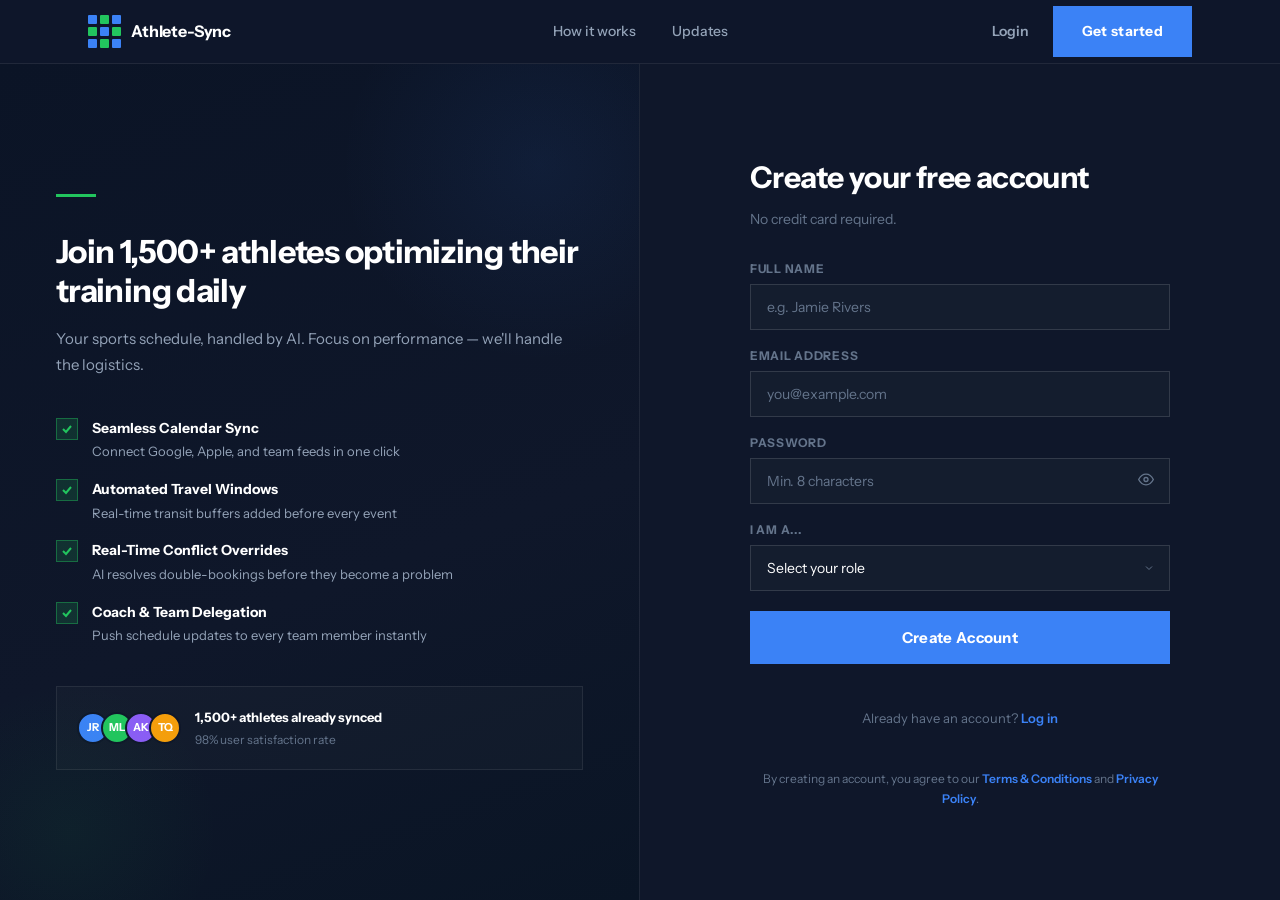
<file: get-started.html>
<!DOCTYPE html>
<html lang="en">
<head>
<meta charset="UTF-8">
<meta name="viewport" content="width=device-width, initial-scale=1.0">
<meta name="description" content="Create your free Athlete-Sync account. Join 1,500+ athletes optimizing their training schedules with AI.">
<title>Get Started | Athlete-Sync</title>
<link rel="stylesheet" href="style.css">
<style>
/* ── GET STARTED PAGE STYLES ── */

body{min-height:100vh;display:flex;flex-direction:column}

.gs-layout{
  display:grid;
  grid-template-columns:1fr 1fr;
  min-height:100vh;
  padding-top:var(--nav-h);
  flex:1;
}

/* Left panel */
.gs-left{
  background:linear-gradient(160deg,#0b1426 0%,#0f172a 60%,#0a1525 100%);
  border-right:1px solid var(--bdr);
  padding:72px 56px;
  display:flex;
  flex-direction:column;
  justify-content:center;
  gap:40px;
  position:relative;
  overflow:hidden;
}
.gs-left::before{
  content:'';position:absolute;top:-100px;right:-100px;
  width:400px;height:400px;
  background:radial-gradient(circle,rgba(59,130,246,.08) 0%,transparent 70%);
  pointer-events:none;
}
.gs-left::after{
  content:'';position:absolute;bottom:-80px;left:-80px;
  width:300px;height:300px;
  background:radial-gradient(circle,rgba(34,197,94,.06) 0%,transparent 70%);
  pointer-events:none;
}
.gs-hero-text{display:flex;flex-direction:column;gap:16px;position:relative}
.gs-hero-text h2{font-size:clamp(22px,2.5vw,32px);font-weight:800;line-height:1.2;letter-spacing:-.02em}
.gs-hero-text p{font-size:15px;color:var(--txt2);line-height:1.7}
.gs-benefits{display:flex;flex-direction:column;gap:16px;position:relative}
.gs-benefit{display:flex;align-items:flex-start;gap:14px}
.gs-check{width:22px;height:22px;background:rgba(34,197,94,.15);border:1px solid rgba(34,197,94,.4);display:flex;align-items:center;justify-content:center;flex-shrink:0;margin-top:1px}
.gs-check svg{width:12px;height:12px}
.gs-benefit-text{display:flex;flex-direction:column;gap:2px}
.gs-benefit-text strong{font-size:14px;font-weight:700;color:#fff}
.gs-benefit-text span{font-size:13px;color:var(--txt2)}
.gs-social-proof{display:flex;align-items:center;gap:14px;padding:20px;border:1px solid var(--bdr);background:rgba(255,255,255,.02);position:relative}
.gs-avatars{display:flex}
.gs-avatar{width:32px;height:32px;border-radius:50%;border:2px solid var(--bg);background:var(--surf);display:flex;align-items:center;justify-content:center;font-size:11px;font-weight:700;margin-left:-8px;color:#fff}
.gs-avatar:first-child{margin-left:0}
.gs-avatar:nth-child(1){background:#3b82f6}
.gs-avatar:nth-child(2){background:#22c55e}
.gs-avatar:nth-child(3){background:#8b5cf6}
.gs-avatar:nth-child(4){background:#f59e0b}
.gs-proof-text{display:flex;flex-direction:column;gap:2px}
.gs-proof-text strong{font-size:13px;font-weight:700;color:#fff}
.gs-proof-text span{font-size:12px;color:var(--txt3)}

/* Right panel */
.gs-right{
  background:var(--bg);
  padding:72px 56px;
  display:flex;
  flex-direction:column;
  justify-content:center;
  gap:0;
}
.gs-form-wrap{max-width:420px;width:100%;margin:0 auto;display:flex;flex-direction:column;gap:28px}
.gs-form-head{display:flex;flex-direction:column;gap:6px}
.gs-form-head h1{font-size:clamp(22px,2.5vw,30px);font-weight:800;letter-spacing:-.02em}
.gs-form-head p{font-size:14px;color:var(--txt3)}
.gs-form{display:flex;flex-direction:column;gap:16px}
.field{display:flex;flex-direction:column;gap:6px}
.field label{font-size:12px;font-weight:700;letter-spacing:.06em;text-transform:uppercase;color:var(--txt3)}
.field input,
.field select{
  width:100%;background:var(--card);border:1px solid var(--bdr2);
  color:#fff;padding:13px 16px;font-family:'Instrument Sans',sans-serif;
  font-size:14px;outline:none;border-radius:0;transition:border-color .2s,background .2s;
  appearance:none;-webkit-appearance:none;
}
.field input::placeholder{color:var(--txt3)}
.field input:focus,
.field select:focus{border-color:var(--blue);background:rgba(59,130,246,.04)}
.field select{background-image:url("data:image/svg+xml,%3Csvg xmlns='http://www.w3.org/2000/svg' width='12' height='12' viewBox='0 0 24 24' fill='none' stroke='%2364748b' stroke-width='2'%3E%3Cpolyline points='6,9 12,15 18,9'/%3E%3C/svg%3E");background-repeat:no-repeat;background-position:right 14px center;padding-right:40px;cursor:pointer}
.field select option{background:#1e293b;color:#fff}
.divider-line{display:flex;align-items:center;gap:16px}
.divider-line::before,.divider-line::after{content:'';flex:1;height:1px;background:var(--bdr)}
.divider-line span{font-size:12px;color:var(--txt3);font-weight:500;white-space:nowrap}
.oauth-row{display:grid;grid-template-columns:1fr 1fr;gap:12px}
.oauth-btn{
  display:flex;align-items:center;justify-content:center;gap:10px;
  padding:12px 16px;background:var(--card);border:1px solid var(--bdr2);
  color:var(--txt2);font-family:'Instrument Sans',sans-serif;font-size:14px;font-weight:600;
  cursor:pointer;transition:border-color .2s,background .2s,color .2s;border-radius:0;
}
.oauth-btn:hover{border-color:var(--bdr2);background:var(--surf);color:#fff}
.oauth-btn svg{flex-shrink:0}
.gs-login-link{text-align:center;font-size:13px;color:var(--txt3)}
.gs-login-link a{color:var(--blue);font-weight:600;transition:color .2s}
.gs-login-link a:hover{color:var(--blue-h)}
.pw-wrap{position:relative}
.pw-wrap input{width:100%;padding-right:44px}
.pw-toggle{position:absolute;right:14px;top:50%;transform:translateY(-50%);background:none;border:none;color:var(--txt3);cursor:pointer;padding:2px;transition:color .2s}
.pw-toggle:hover{color:var(--txt2)}

@media(max-width:900px){
  .gs-layout{grid-template-columns:1fr}
  .gs-left{padding:56px 32px;min-height:auto;border-right:none;border-bottom:1px solid var(--bdr)}
  .gs-right{padding:56px 32px}
}
@media(max-width:480px){
  .gs-left{padding:40px 20px}
  .gs-right{padding:40px 20px}
  .oauth-row{grid-template-columns:1fr}
}
</style>
</head>
<body>

<!-- NAV -->
<nav class="nav">
  <div class="nav-in">
    <a href="./index.html" class="logo">
      <div class="logo-grid" aria-hidden="true">
        <span></span><span></span><span></span>
        <span></span><span></span><span></span>
        <span></span><span></span><span></span>
      </div>
      <span class="logo-txt">Athlete-Sync</span>
    </a>
    <div class="nav-links">
      <a href="./how-it-works.html">How it works</a>
      <a href="./updates.html">Updates</a>
    </div>
    <div class="nav-r" style="display:flex;align-items:center;gap:24px;">
      <a href="./login.html" style="font-size:14px;font-weight:600;color:var(--txt2);transition:color .2s" onmouseover="this.style.color='#fff'" onmouseout="this.style.color='var(--txt2)'">Login</a>
      <a href="./get-started.html" class="btn btn-p btn-sm">Get started</a>
    </div>
    <button class="hmbg" id="hmbg" aria-label="Open menu">
      <span></span><span></span><span></span>
    </button>
  </div>
</nav>
<div class="mob-menu" id="mob-menu">
  <a href="./how-it-works.html">How it works</a>
  <a href="./updates.html">Updates</a>
  <a href="./login.html" style="font-size:16px;font-weight:600;color:var(--txt2);padding:10px 0;border-bottom:1px solid var(--bdr)">Login</a>
  <a href="./get-started.html" class="btn btn-p" style="margin-top:8px">Get started</a>
</div>

<!-- SPLIT LAYOUT -->
<main class="gs-layout">

  <!-- LEFT: VALUE PANEL -->
  <div class="gs-left">
    <div class="gs-hero-text">
      <div class="accent-bar"></div>
      <h2>Join 1,500+ athletes optimizing their training daily</h2>
      <p>Your sports schedule, handled by AI. Focus on performance — we'll handle the logistics.</p>
    </div>

    <div class="gs-benefits">
      <div class="gs-benefit">
        <div class="gs-check"><svg viewBox="0 0 12 12" fill="none" stroke="#22c55e" stroke-width="2"><polyline points="2,6 5,9 10,3"/></svg></div>
        <div class="gs-benefit-text">
          <strong>Seamless Calendar Sync</strong>
          <span>Connect Google, Apple, and team feeds in one click</span>
        </div>
      </div>
      <div class="gs-benefit">
        <div class="gs-check"><svg viewBox="0 0 12 12" fill="none" stroke="#22c55e" stroke-width="2"><polyline points="2,6 5,9 10,3"/></svg></div>
        <div class="gs-benefit-text">
          <strong>Automated Travel Windows</strong>
          <span>Real-time transit buffers added before every event</span>
        </div>
      </div>
      <div class="gs-benefit">
        <div class="gs-check"><svg viewBox="0 0 12 12" fill="none" stroke="#22c55e" stroke-width="2"><polyline points="2,6 5,9 10,3"/></svg></div>
        <div class="gs-benefit-text">
          <strong>Real-Time Conflict Overrides</strong>
          <span>AI resolves double-bookings before they become a problem</span>
        </div>
      </div>
      <div class="gs-benefit">
        <div class="gs-check"><svg viewBox="0 0 12 12" fill="none" stroke="#22c55e" stroke-width="2"><polyline points="2,6 5,9 10,3"/></svg></div>
        <div class="gs-benefit-text">
          <strong>Coach &amp; Team Delegation</strong>
          <span>Push schedule updates to every team member instantly</span>
        </div>
      </div>
    </div>

    <div class="gs-social-proof">
      <div class="gs-avatars">
        <div class="gs-avatar">JR</div>
        <div class="gs-avatar">ML</div>
        <div class="gs-avatar">AK</div>
        <div class="gs-avatar">TQ</div>
      </div>
      <div class="gs-proof-text">
        <strong>1,500+ athletes already synced</strong>
        <span>98% user satisfaction rate</span>
      </div>
    </div>
  </div>

  <!-- RIGHT: SIGNUP FORM -->
  <div class="gs-right">
    <div class="gs-form-wrap">
      <div class="gs-form-head">
        <h1>Create your free account</h1>
        <p>No credit card required.</p>
      </div>

      <form class="gs-form" id="signup-form" onsubmit="handleSignup(event)">
        <div class="field">
          <label for="full-name">Full Name</label>
          <input type="text" id="full-name" name="fullName" placeholder="e.g. Jamie Rivers" autocomplete="name">
        </div>
        <div class="field">
          <label for="email">Email Address</label>
          <input type="email" id="email" name="email" placeholder="you@example.com" autocomplete="email">
        </div>
        <div class="field">
          <label for="password">Password</label>
          <div class="pw-wrap">
            <input type="password" id="password" name="password" placeholder="Min. 8 characters" autocomplete="new-password">
            <button type="button" class="pw-toggle" id="pw-toggle" aria-label="Toggle password">
              <svg id="eye-icon" width="16" height="16" viewBox="0 0 24 24" fill="none" stroke="currentColor" stroke-width="2"><path d="M1 12s4-8 11-8 11 8 11 8-4 8-11 8-11-8-11-8z"/><circle cx="12" cy="12" r="3"/></svg>
            </button>
          </div>
        </div>
        <div class="field">
          <label for="role">I am a...</label>
          <select id="role" name="role">
            <option value="" disabled selected>Select your role</option>
            <option value="athlete">Individual Athlete</option>
            <option value="coach">Coach / Trainer</option>
            <option value="manager">Team Manager / Captain</option>
          </select>
        </div>

        <button type="submit" class="btn btn-p btn-full" id="signup-btn" style="padding:16px;font-size:15px;margin-top:4px">
          Create Account
        </button>
        <p class="form-error" id="form-error" style="display:none;color:#f87171;font-size:13px;margin-top:8px;line-height:1.5"></p>
      </form>

      <p class="gs-login-link" style="margin-top:16px">Already have an account? <a href="./login.html">Log in</a></p>

      <p style="font-size:12px;color:var(--txt3);text-align:center;line-height:1.7;margin-top:12px">By creating an account, you agree to our <a href="./terms.html" style="color:var(--blue);font-weight:600">Terms & Conditions</a> and <a href="./privacy.html" style="color:var(--blue);font-weight:600">Privacy Policy</a>.</p>
    </div>
  </div>

</main>

<script>
  // Hamburger
  const hmbg = document.getElementById('hmbg');
  const mob = document.getElementById('mob-menu');
  hmbg.addEventListener('click', () => {
    mob.classList.toggle('open');
    const spans = hmbg.querySelectorAll('span');
    mob.classList.contains('open')
      ? (spans[0].style.cssText='transform:rotate(45deg) translate(5px,5px)',spans[1].style.opacity='0',spans[2].style.cssText='transform:rotate(-45deg) translate(5px,-5px)')
      : (spans[0].style.cssText='',spans[1].style.opacity='',spans[2].style.cssText='');
  });

  // Password toggle
  const pwToggle = document.getElementById('pw-toggle');
  const pwInput = document.getElementById('password');
  let shown = false;
  pwToggle.addEventListener('click', () => {
    shown = !shown;
    pwInput.type = shown ? 'text' : 'password';
    document.getElementById('eye-icon').innerHTML = shown
      ? '<path d="M17.94 17.94A10.07 10.07 0 0 1 12 20c-7 0-11-8-11-8a18.45 18.45 0 0 1 5.06-5.94M9.9 4.24A9.12 9.12 0 0 1 12 4c7 0 11 8 11 8a18.5 18.5 0 0 1-2.16 3.19m-6.72-1.07a3 3 0 1 1-4.24-4.24"/><line x1="1" y1="1" x2="23" y2="23"/>'
      : '<path d="M1 12s4-8 11-8 11 8 11 8-4 8-11 8-11-8-11-8z"/><circle cx="12" cy="12" r="3"/>';
  });

  // Strict email regex: requires user@domain.tld with a valid TLD of 2+ letters
  const EMAIL_REGEX = /^[a-zA-Z0-9.!#$%&'*+/=?^_`{|}~-]+@[a-zA-Z0-9](?:[a-zA-Z0-9-]{0,61}[a-zA-Z0-9])?(?:\.[a-zA-Z]{2,})+$/;

  function showError(msg) {
    const el = document.getElementById('form-error');
    el.textContent = msg;
    el.style.display = 'block';
  }
  function clearError() {
    const el = document.getElementById('form-error');
    el.textContent = '';
    el.style.display = 'none';
  }

  // Clear error on input
  ['full-name', 'email', 'password', 'role'].forEach(id => {
    const el = document.getElementById(id);
    if (el) el.addEventListener('input', clearError);
  });

  // Form submission handler
  async function handleSignup(e) {
    e.preventDefault();
    clearError();

    const name = document.getElementById('full-name').value.trim();
    const email = document.getElementById('email').value.trim();
    const password = document.getElementById('password').value;
    const role = document.getElementById('role').value;
    const btn = document.getElementById('signup-btn');

    // Validate full name
    if (!name || name.length < 2) {
      showError('Please enter your full name (at least 2 characters).');
      document.getElementById('full-name').focus();
      return;
    }

    // Validate email format with strict TLD check
    if (!email) {
      showError('Please enter your email address.');
      document.getElementById('email').focus();
      return;
    }
    if (!EMAIL_REGEX.test(email)) {
      showError('Please enter a valid email address (e.g. user@domain.com).');
      document.getElementById('email').focus();
      return;
    }

    // Validate password length
    if (!password || password.length < 8) {
      showError('Password must be at least 8 characters long.');
      document.getElementById('password').focus();
      return;
    }

    // Validate role selection
    if (!role) {
      showError('Please select your role.');
      document.getElementById('role').focus();
      return;
    }

    btn.textContent = 'Creating account...';
    btn.disabled = true;
    btn.style.opacity = '0.7';
    btn.style.cursor = 'not-allowed';

    try {
      const formData = new FormData();
      formData.append('full_name', name);
      formData.append('email', email);
      formData.append('password', password);
      formData.append('role', role); // Even if it's not currently stored in the DB, pass it just in case

      const res = await fetch('./process_signup.php', { method: 'POST', body: formData });
      const data = await res.json();

      if (data.status === 'success') {
        btn.textContent = '✓ Account created!';
        btn.style.background = 'var(--green)';
        btn.style.borderColor = 'var(--green)';
        btn.style.opacity = '1';
        setTimeout(() => {
          window.location.href = './dashboard.php';
        }, 600);
      } else {
        showError(data.message || 'Registration failed. Please try again.');
        btn.textContent = 'Create Account';
        btn.disabled = false;
        btn.style.opacity = '1';
        btn.style.cursor = 'pointer';
      }
    } catch (err) {
      showError('Connection error. Please try again later.');
      btn.textContent = 'Create Account';
      btn.disabled = false;
      btn.style.opacity = '1';
      btn.style.cursor = 'pointer';
    }
  }
</script>
</body>
</html>
</file>
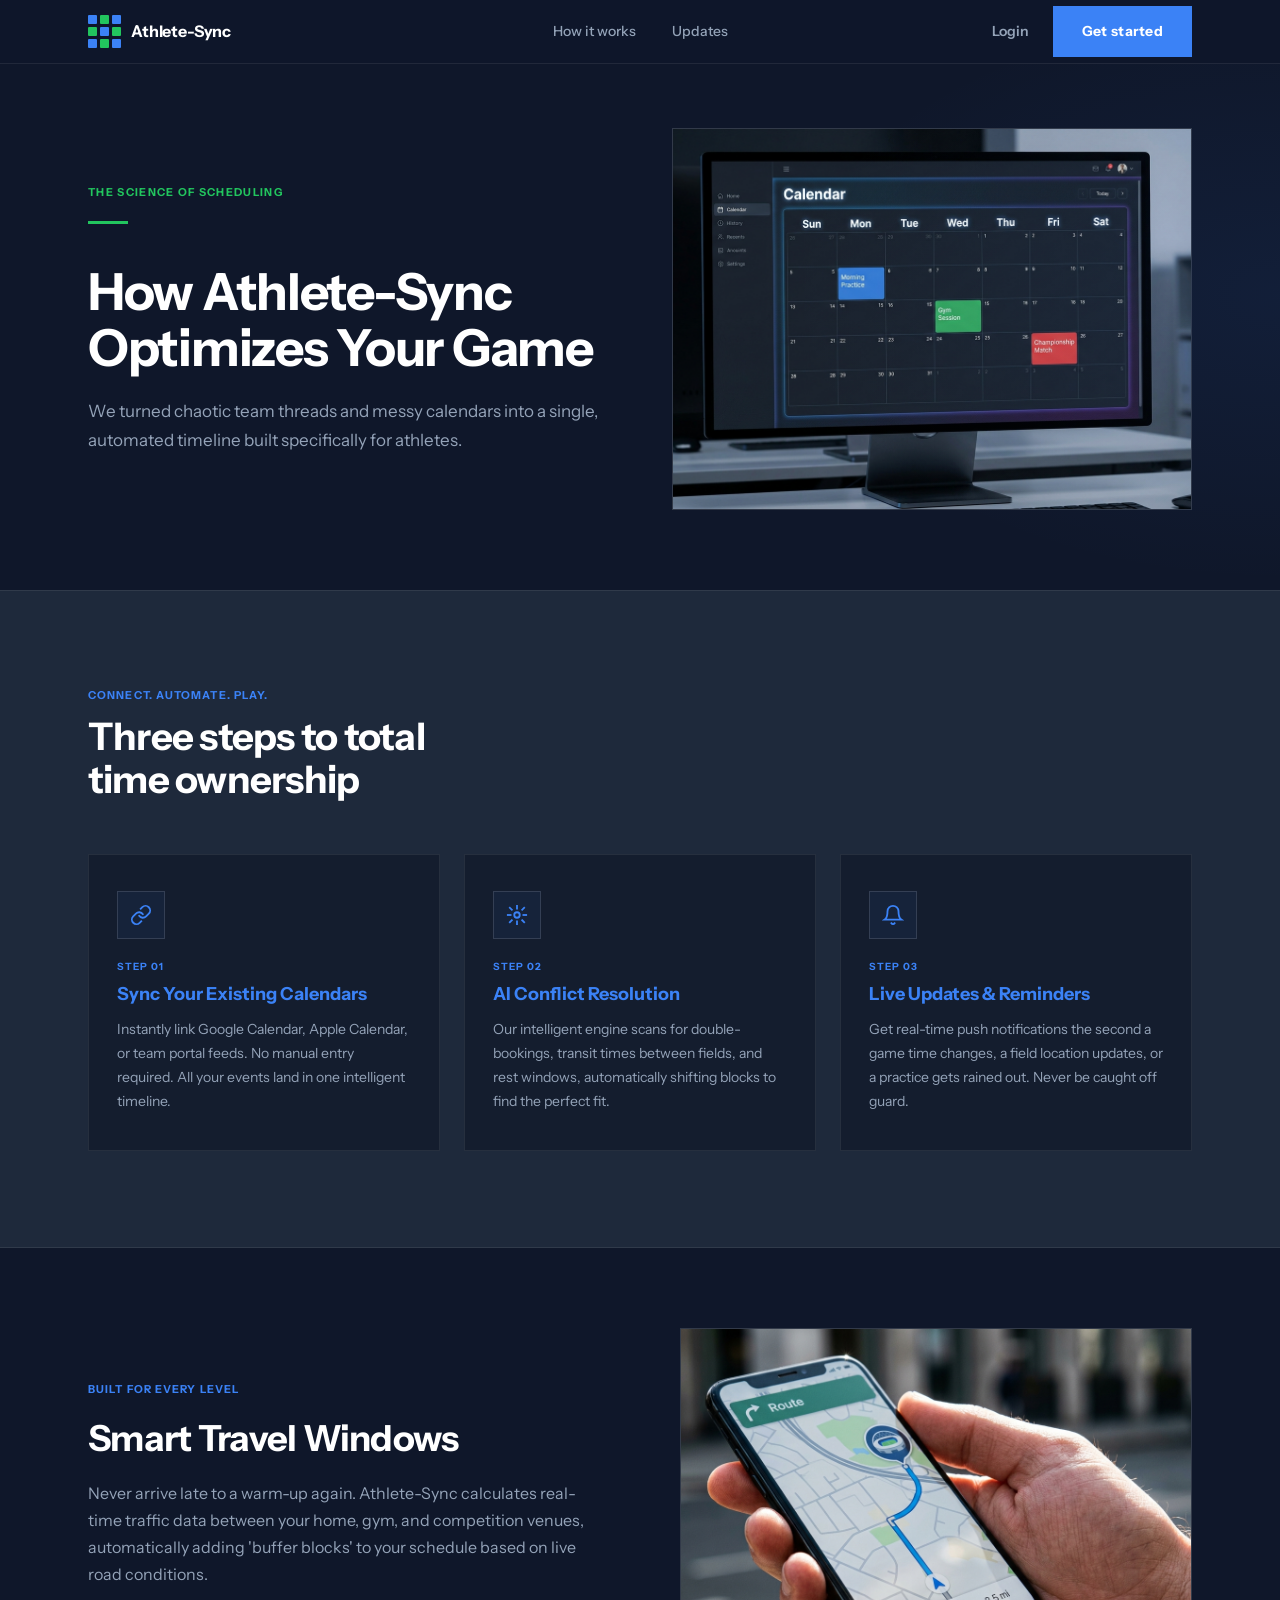
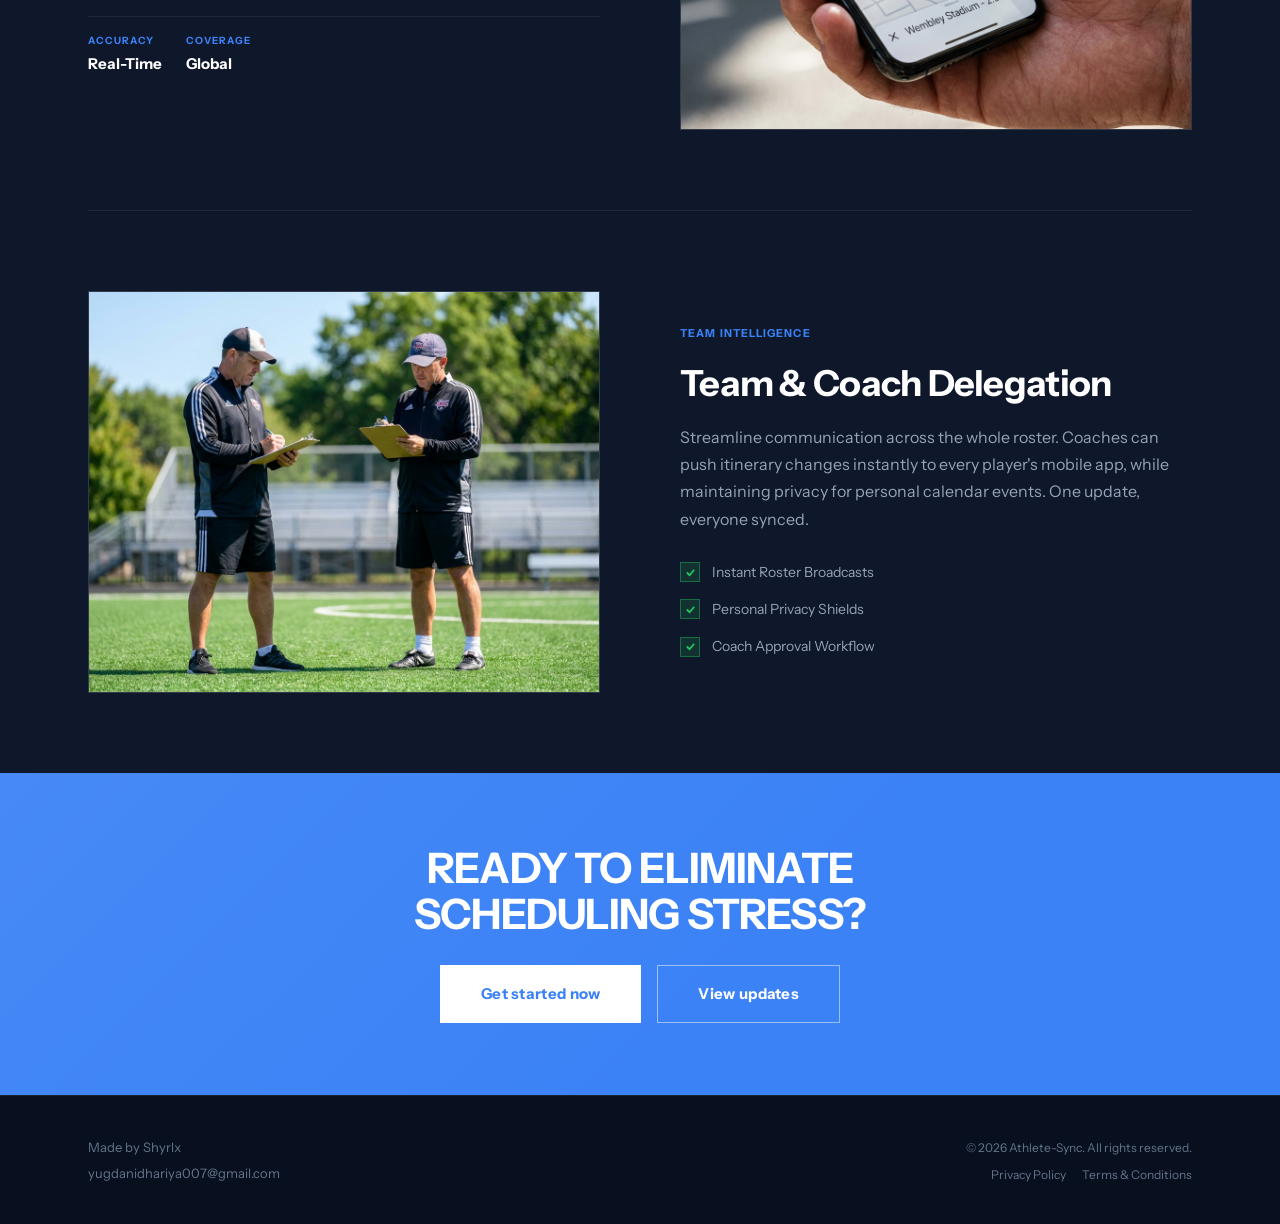
<file: how-it-works.html>
<!DOCTYPE html>
<html lang="en">
<head>
<meta charset="UTF-8">
<meta name="viewport" content="width=device-width, initial-scale=1.0">
<meta name="description" content="Learn how Athlete-Sync's AI scheduling engine works — three steps to total time ownership for athletes.">
<title>How It Works | Athlete-Sync</title>
<link rel="stylesheet" href="style.css">
<style>
/* ── HOW IT WORKS PAGE STYLES ── */

.hiw-hero{padding:calc(var(--nav-h) + 64px) 0 80px;background:var(--bg);position:relative;overflow:hidden}
.hiw-hero::before{content:'';position:absolute;inset:0;background:radial-gradient(ellipse 55% 70% at 100% 50%,rgba(59,130,246,.07) 0%,transparent 70%);pointer-events:none}
.hiw-hero-grid{display:grid;grid-template-columns:1fr 1fr;gap:64px;align-items:center}
.hiw-hero-left{display:flex;flex-direction:column;gap:20px}
.hiw-hero-img{border:1px solid var(--bdr2);overflow:hidden;background:var(--card)}
.hiw-hero-img img{width:100%;height:380px;object-fit:cover}

/* Steps */
.steps-section{background:var(--surf);border-top:1px solid var(--bdr);border-bottom:1px solid var(--bdr)}
.step-icon{width:48px;height:48px;display:flex;align-items:center;justify-content:center;border:1px solid var(--bdr2);margin-bottom:20px;background:rgba(59,130,246,.06)}
.step-num{font-size:10px;font-weight:700;letter-spacing:.1em;text-transform:uppercase;color:var(--blue);margin-bottom:8px}
.step-card{background:var(--card);border:1px solid var(--bdr);padding:36px 28px;display:flex;flex-direction:column;transition:border-color .2s,transform .2s}
.step-card:hover{border-color:var(--bdr2);transform:translateY(-2px)}
.step-card h3{font-size:18px;font-weight:700;color:var(--blue);margin-bottom:12px;line-height:1.3}
.step-card p{font-size:14px;color:var(--txt2);line-height:1.7}

/* Feature alternating rows */
.feature-section{background:var(--bg)}
.feat-row{display:grid;grid-template-columns:1fr 1fr;gap:80px;align-items:center;padding:80px 0;border-bottom:1px solid var(--bdr)}
.feat-row:last-child{border-bottom:none}
.feat-text{display:flex;flex-direction:column;gap:20px}
.feat-text .caps{color:var(--blue)}
.feat-text h2{font-size:clamp(24px,3vw,36px);font-weight:800;line-height:1.15;letter-spacing:-.02em}
.feat-img{border:1px solid var(--bdr2);overflow:hidden;background:var(--card)}
.feat-img img{width:100%;height:400px;object-fit:cover;transition:transform .5s}
.feat-img:hover img{transform:scale(1.03)}
.feat-meta{display:flex;gap:24px;padding-top:16px;border-top:1px solid var(--bdr);margin-top:8px}
.feat-meta-item{display:flex;flex-direction:column;gap:3px}
.feat-meta-item .caps{font-size:10px}
.feat-meta-item strong{font-size:15px;font-weight:700;color:#fff}

/* Middle Banner */
.mid-banner{background:var(--blue);padding:72px 0;position:relative;overflow:hidden}
.mid-banner::before{content:'';position:absolute;inset:0;background:linear-gradient(135deg,rgba(255,255,255,.06) 0%,transparent 60%)}
.mid-banner-in{text-align:center;position:relative;display:flex;flex-direction:column;align-items:center;gap:28px}
.mid-banner h2{font-size:clamp(22px,3.5vw,42px);font-weight:900;letter-spacing:-.02em;line-height:1.1;color:#fff}
.mid-banner-btns{display:flex;gap:16px;flex-wrap:wrap;justify-content:center}
.btn-white{background:#fff;color:var(--blue);border:1.5px solid #fff}
.btn-white:hover{background:rgba(255,255,255,.9);transform:translateY(-1px)}
.btn-ghost-white{background:transparent;color:#fff;border:1.5px solid rgba(255,255,255,.5)}
.btn-ghost-white:hover{border-color:#fff;background:rgba(255,255,255,.08)}

@media(max-width:768px){
  .hiw-hero-grid{grid-template-columns:1fr;gap:36px}
  .hiw-hero-img img{height:280px}
  .feat-row{grid-template-columns:1fr;gap:36px;padding:56px 0}
  .feat-row.rev-mobile .feat-img{order:-1}
  .feat-img img{height:280px}
}
</style>
</head>
<body>

<!-- NAV -->
<nav class="nav">
  <div class="nav-in">
    <a href="./index.html" class="logo">
      <div class="logo-grid" aria-hidden="true">
        <span></span><span></span><span></span>
        <span></span><span></span><span></span>
        <span></span><span></span><span></span>
      </div>
      <span class="logo-txt">Athlete-Sync</span>
    </a>
    <div class="nav-links">
      <a href="./how-it-works.html">How it works</a>
      <a href="./updates.html">Updates</a>
    </div>
    <div class="nav-r" style="display:flex;align-items:center;gap:24px;">
      <a href="./login.html" style="font-size:14px;font-weight:600;color:var(--txt2);transition:color .2s" onmouseover="this.style.color='#fff'" onmouseout="this.style.color='var(--txt2)'">Login</a>
      <a href="./get-started.html" class="btn btn-p btn-sm">Get started</a>
    </div>
    <button class="hmbg" id="hmbg" aria-label="Open menu">
      <span></span><span></span><span></span>
    </button>
  </div>
</nav>
<div class="mob-menu" id="mob-menu">
  <a href="./how-it-works.html">How it works</a>
  <a href="./updates.html">Updates</a>
  <a href="./login.html" style="font-size:16px;font-weight:600;color:var(--txt2);padding:10px 0;border-bottom:1px solid var(--bdr)">Login</a>
  <a href="./get-started.html" class="btn btn-p" style="margin-top:8px">Get started</a>
</div>

<!-- HERO -->
<section class="hiw-hero">
  <div class="wrap">
    <div class="hiw-hero-grid">
      <div class="hiw-hero-left">
        <p class="eye">The Science of Scheduling</p>
        <div class="accent-bar"></div>
        <h1 class="d2">How Athlete-Sync Optimizes Your Game</h1>
        <p class="sub">We turned chaotic team threads and messy calendars into a single, automated timeline built specifically for athletes.</p>
      </div>
      <div class="hiw-hero-img">
        <img src="./images/calendar_dashboard.png" alt="Athlete-Sync calendar dashboard showing October 2024 schedule" loading="eager">
      </div>
    </div>
  </div>
</section>

<!-- 3-STEP GRID -->
<section class="steps-section sec">
  <div class="wrap">
    <div style="margin-bottom:52px">
      <p class="caps" style="color:var(--blue);margin-bottom:10px">Connect. Automate. Play.</p>
      <h2 class="d3">Three steps to total<br>time ownership</h2>
    </div>
    <div class="g3">
      <div class="step-card">
        <div class="step-icon">
          <svg width="22" height="22" viewBox="0 0 24 24" fill="none" stroke="#3b82f6" stroke-width="2" stroke-linecap="square">
            <path d="M10 13a5 5 0 0 0 7.54.54l3-3a5 5 0 0 0-7.07-7.07l-1.72 1.71"/>
            <path d="M14 11a5 5 0 0 0-7.54-.54l-3 3a5 5 0 0 0 7.07 7.07l1.71-1.71"/>
          </svg>
        </div>
        <span class="step-num">Step 01</span>
        <h3>Sync Your Existing Calendars</h3>
        <p>Instantly link Google Calendar, Apple Calendar, or team portal feeds. No manual entry required. All your events land in one intelligent timeline.</p>
      </div>
      <div class="step-card">
        <div class="step-icon">
          <svg width="22" height="22" viewBox="0 0 24 24" fill="none" stroke="#3b82f6" stroke-width="2" stroke-linecap="square">
            <circle cx="12" cy="12" r="3"/><line x1="12" y1="2" x2="12" y2="5"/><line x1="12" y1="19" x2="12" y2="22"/>
            <line x1="4.22" y1="4.22" x2="6.34" y2="6.34"/><line x1="17.66" y1="17.66" x2="19.78" y2="19.78"/>
            <line x1="2" y1="12" x2="5" y2="12"/><line x1="19" y1="12" x2="22" y2="12"/>
            <line x1="4.22" y1="19.78" x2="6.34" y2="17.66"/><line x1="17.66" y1="6.34" x2="19.78" y2="4.22"/>
          </svg>
        </div>
        <span class="step-num">Step 02</span>
        <h3>AI Conflict Resolution</h3>
        <p>Our intelligent engine scans for double-bookings, transit times between fields, and rest windows, automatically shifting blocks to find the perfect fit.</p>
      </div>
      <div class="step-card">
        <div class="step-icon">
          <svg width="22" height="22" viewBox="0 0 24 24" fill="none" stroke="#3b82f6" stroke-width="2" stroke-linecap="square">
            <path d="M18 8A6 6 0 0 0 6 8c0 7-3 9-3 9h18s-3-2-3-9"/>
            <path d="M13.73 21a2 2 0 0 1-3.46 0"/>
          </svg>
        </div>
        <span class="step-num">Step 03</span>
        <h3>Live Updates &amp; Reminders</h3>
        <p>Get real-time push notifications the second a game time changes, a field location updates, or a practice gets rained out. Never be caught off guard.</p>
      </div>
    </div>
  </div>
</section>

<!-- FEATURE ROWS -->
<section class="feature-section">
  <div class="wrap">

    <!-- Row 1: Smart Travel Windows -->
    <div class="feat-row">
      <div class="feat-text">
        <p class="caps">Built for every level</p>
        <h2>Smart Travel Windows</h2>
        <p class="sub" style="font-size:16px">Never arrive late to a warm-up again. Athlete-Sync calculates real-time traffic data between your home, gym, and competition venues, automatically adding 'buffer blocks' to your schedule based on live road conditions.</p>
        <div class="feat-meta">
          <div class="feat-meta-item">
            <span class="caps">Accuracy</span>
            <strong>Real-Time</strong>
          </div>
          <div class="feat-meta-item">
            <span class="caps">Coverage</span>
            <strong>Global</strong>
          </div>
        </div>
      </div>
      <div class="feat-img">
        <img src="./images/phone_map_route.jpg" alt="Phone showing map route to Wembley Stadium" loading="lazy">
      </div>
    </div>

    <!-- Row 2: Team & Coach Delegation -->
    <div class="feat-row rev-mobile">
      <div class="feat-img">
        <img src="./images/sports_ground_coach.jpg" alt="Coach with writing pad on sports ground" loading="lazy">
      </div>
      <div class="feat-text">
        <p class="caps">Team intelligence</p>
        <h2>Team &amp; Coach Delegation</h2>
        <p class="sub" style="font-size:16px">Streamline communication across the whole roster. Coaches can push itinerary changes instantly to every player's mobile app, while maintaining privacy for personal calendar events. One update, everyone synced.</p>
        <ul class="col" style="gap:14px;margin-top:8px">
          <li class="row" style="gap:12px">
            <div class="check-icon"><svg viewBox="0 0 12 12" fill="none" stroke="#22c55e" stroke-width="2"><polyline points="2,6 5,9 10,3"/></svg></div>
            <span class="sm" style="font-size:14px">Instant Roster Broadcasts</span>
          </li>
          <li class="row" style="gap:12px">
            <div class="check-icon"><svg viewBox="0 0 12 12" fill="none" stroke="#22c55e" stroke-width="2"><polyline points="2,6 5,9 10,3"/></svg></div>
            <span class="sm" style="font-size:14px">Personal Privacy Shields</span>
          </li>
          <li class="row" style="gap:12px">
            <div class="check-icon"><svg viewBox="0 0 12 12" fill="none" stroke="#22c55e" stroke-width="2"><polyline points="2,6 5,9 10,3"/></svg></div>
            <span class="sm" style="font-size:14px">Coach Approval Workflow</span>
          </li>
        </ul>
      </div>
    </div>

  </div>
</section>

<!-- MID BANNER -->
<section class="mid-banner">
  <div class="wrap">
    <div class="mid-banner-in">
      <h2>READY TO ELIMINATE<br>SCHEDULING STRESS?</h2>
      <div class="mid-banner-btns">
        <a href="./get-started.html" class="btn btn-white btn-lg">Get started now</a>
        <a href="./updates.html" class="btn btn-ghost-white btn-lg">View updates</a>
      </div>
    </div>
  </div>
</section>

<!-- FOOTER -->
<footer class="footer">
  <div class="foot-in">
    <div class="foot-l">
      <span>Made by Shyrlx</span>
      <span>yugdanidhariya007@gmail.com</span>
    </div>
    <div class="foot-r" style="display:flex;flex-direction:column;align-items:flex-end;gap:8px">
      <span>&copy; 2026 Athlete-Sync. All rights reserved.</span>
      <div style="display:flex;gap:16px">
        <a href="./privacy.html" style="font-size:12px;color:var(--txt3);transition:color .2s" onmouseover="this.style.color='#fff'" onmouseout="this.style.color='var(--txt3)'">Privacy Policy</a>
        <a href="./terms.html" style="font-size:12px;color:var(--txt3);transition:color .2s" onmouseover="this.style.color='#fff'" onmouseout="this.style.color='var(--txt3)'">Terms & Conditions</a>
      </div>
    </div>
  </div>
</footer>

<script>
  const hmbg = document.getElementById('hmbg');
  const mob = document.getElementById('mob-menu');
  hmbg.addEventListener('click', () => {
    mob.classList.toggle('open');
    const spans = hmbg.querySelectorAll('span');
    mob.classList.contains('open')
      ? (spans[0].style.cssText='transform:rotate(45deg) translate(5px,5px)',spans[1].style.opacity='0',spans[2].style.cssText='transform:rotate(-45deg) translate(5px,-5px)')
      : (spans[0].style.cssText='',spans[1].style.opacity='',spans[2].style.cssText='');
  });
</script>
</body>
</html>
</file>
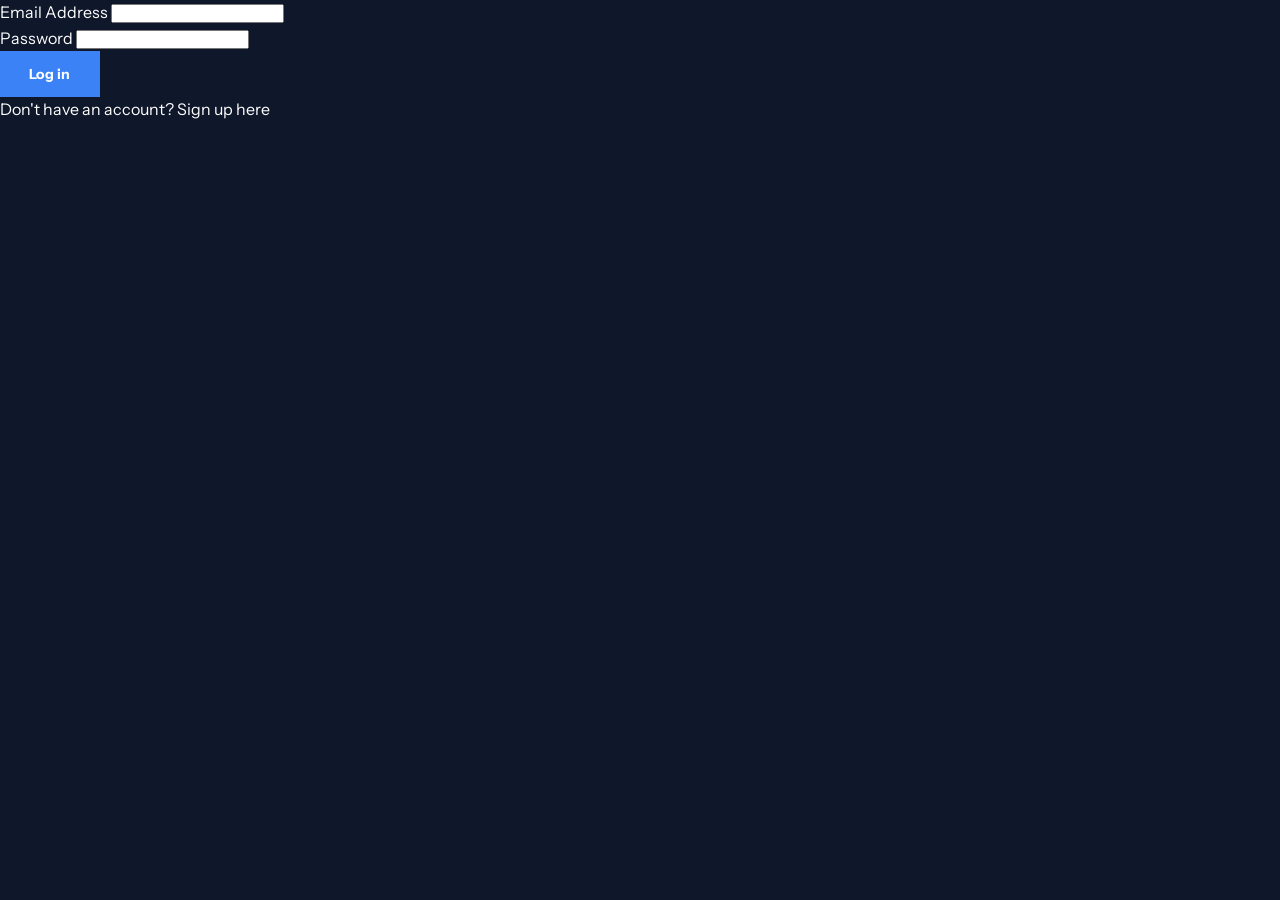
<file: login.html>
<!DOCTYPE html>
<html lang="en">
<head>
  <meta charset="UTF-8">
  <meta name="viewport" content="width=device-width, initial-scale=1.0">
  <title>Log in | Athlete-Sync</title>
  <link rel="stylesheet" href="/css/style.css">
</head>
<body>
<main class="login-layout">
  <div class="login-wrap">
    <form class="gs-form" id="login-form" method="POST" action="process_login.php">
      <div class="field">
        <label>Email Address</label>
        <input type="email" id="email" name="email" required>
      </div>
      <div class="field">
        <label>Password</label>
        <input type="password" id="password" name="password" required>
      </div>
      <button type="submit" class="btn btn-p" id="login-btn">Log in</button>
      <p>Don't have an account? <a href="signup.html">Sign up here</a></p>
      <p id="form-error" style="display:none; color:red;"></p>
    </form>
  </div>
</main>

</body>
</html>
</file>
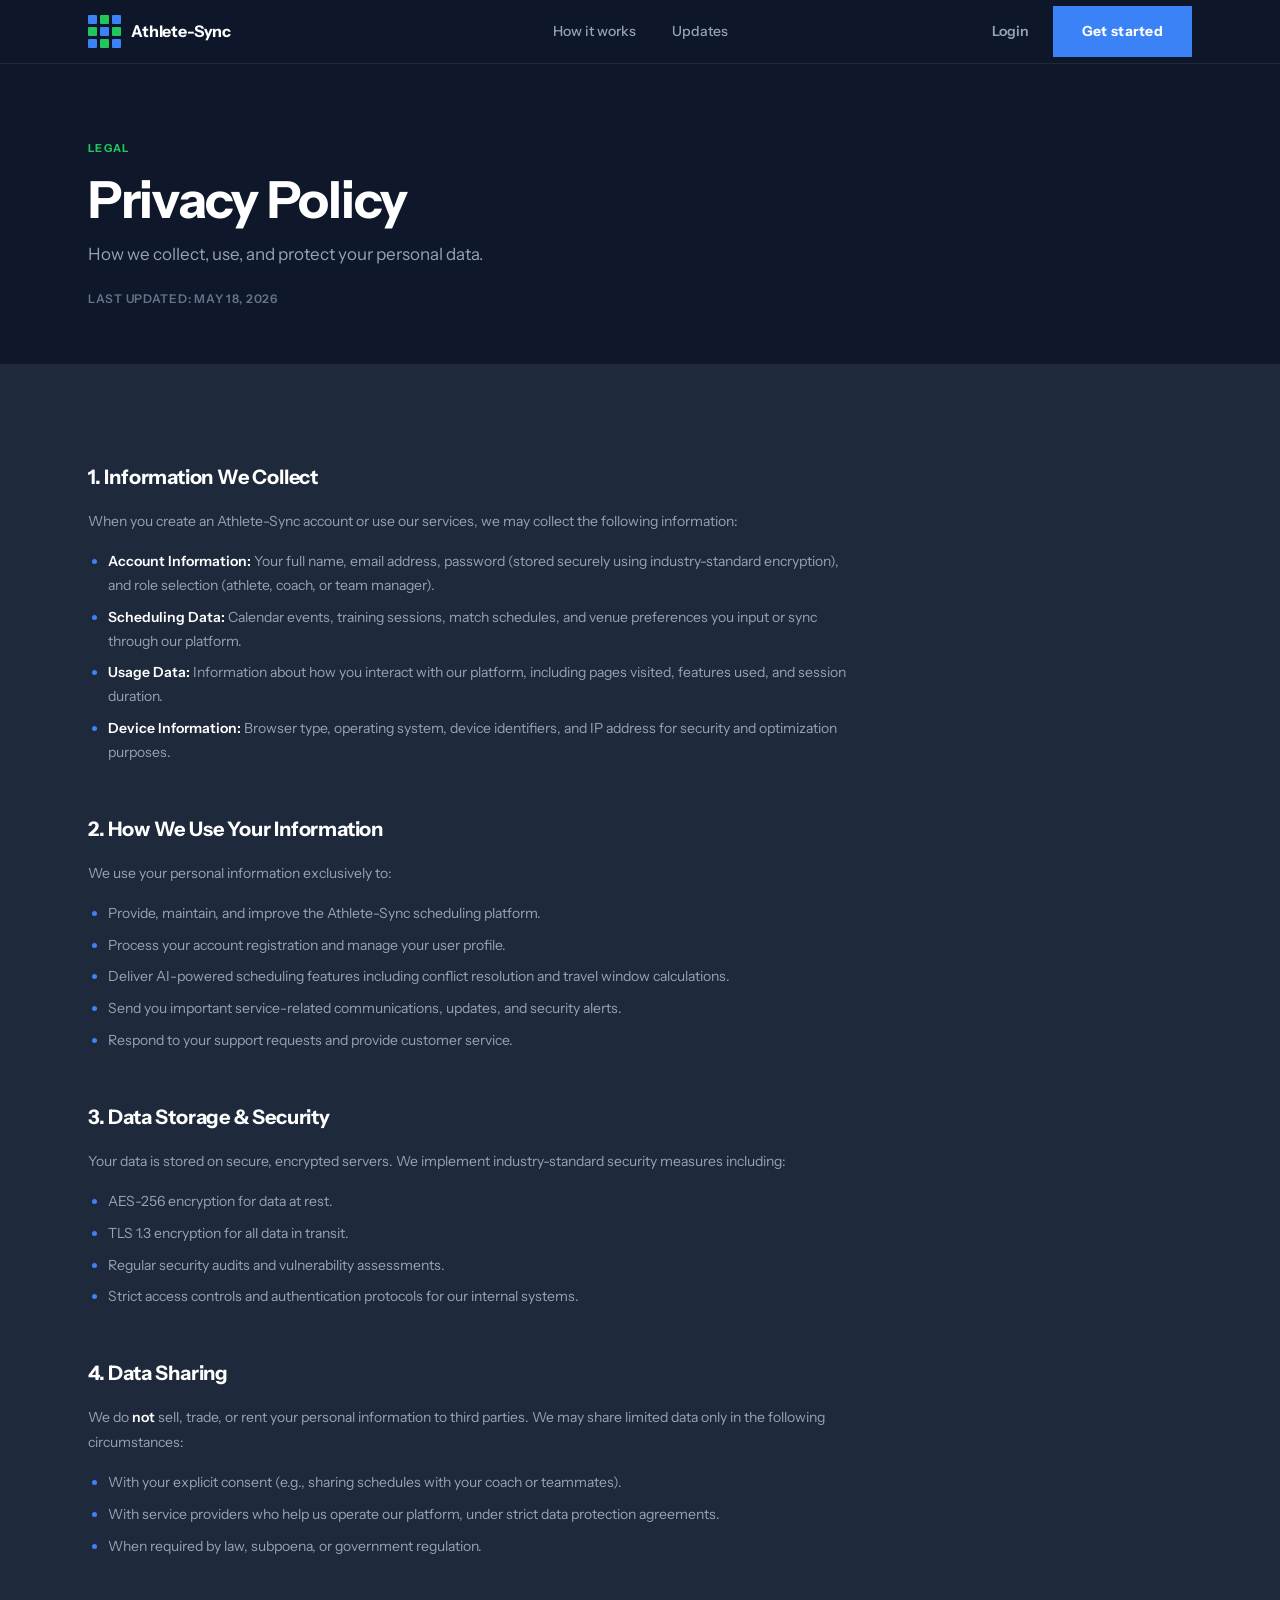
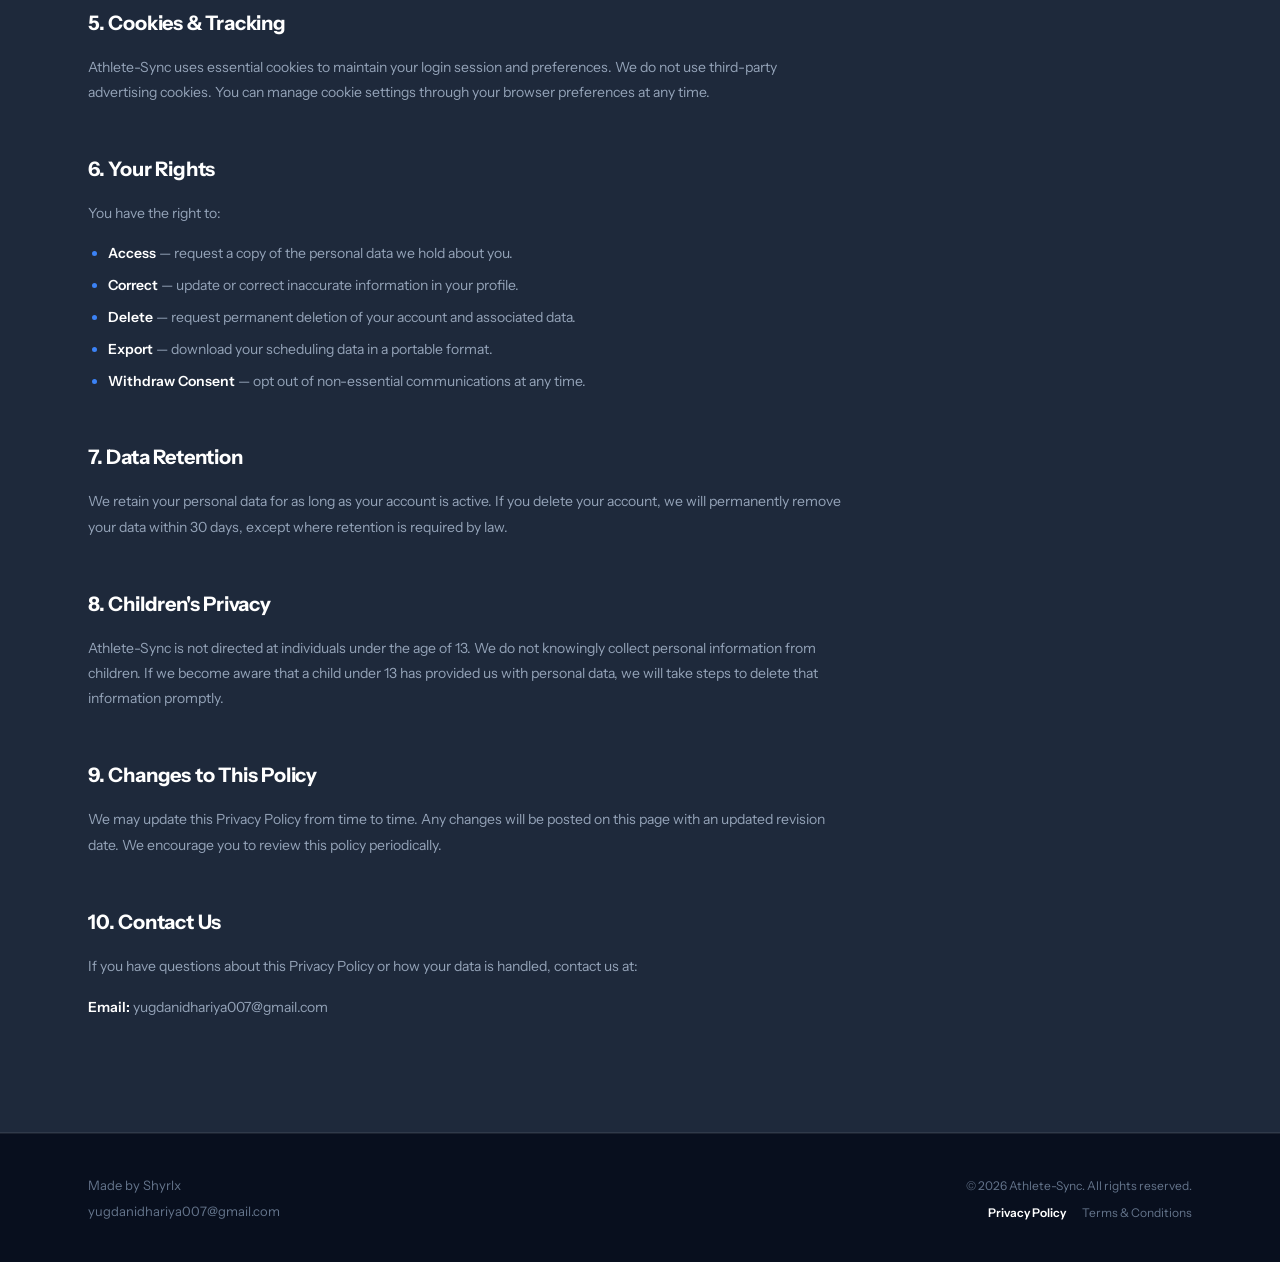
<file: privacy.html>
<!DOCTYPE html>
<html lang="en">
<head>
<meta charset="UTF-8">
<meta name="viewport" content="width=device-width, initial-scale=1.0">
<meta name="description" content="Athlete-Sync Privacy Policy — how we collect, use, and protect your personal data.">
<title>Privacy Policy | Athlete-Sync</title>
<link rel="stylesheet" href="style.css">
<style>
/* ── LEGAL PAGE STYLES ── */

.legal-hero{padding:calc(var(--nav-h) + 64px) 0 56px;background:var(--bg);border-bottom:1px solid var(--bdr)}
.legal-hero h1{margin-top:14px;max-width:600px}
.legal-hero p{margin-top:12px;max-width:520px}
.legal-content{background:var(--surf);padding:var(--sp) 0;border-bottom:1px solid var(--bdr)}
.legal-body{max-width:760px}
.legal-body h2{font-size:20px;font-weight:700;color:#fff;margin:48px 0 16px;letter-spacing:-.01em}
.legal-body h2:first-child{margin-top:0}
.legal-body p{font-size:14px;color:var(--txt2);line-height:1.8;margin-bottom:16px}
.legal-body ul{margin:12px 0 20px 20px;display:flex;flex-direction:column;gap:8px}
.legal-body li{font-size:14px;color:var(--txt2);line-height:1.7;list-style:disc}
.legal-body li::marker{color:var(--blue)}
.legal-body strong{color:#fff;font-weight:600}
.legal-body a{color:var(--blue);font-weight:600;transition:color .2s}
.legal-body a:hover{color:var(--blue-h)}
.legal-updated{font-size:12px;color:var(--txt3);letter-spacing:.06em;text-transform:uppercase;font-weight:600}
</style>
</head>
<body>

<!-- NAV -->
<nav class="nav">
  <div class="nav-in">
    <a href="./index.html" class="logo">
      <div class="logo-grid" aria-hidden="true">
        <span></span><span></span><span></span>
        <span></span><span></span><span></span>
        <span></span><span></span><span></span>
      </div>
      <span class="logo-txt">Athlete-Sync</span>
    </a>
    <div class="nav-links">
      <a href="./how-it-works.html">How it works</a>
      <a href="./updates.html">Updates</a>
    </div>
    <div class="nav-r" style="display:flex;align-items:center;gap:24px;">
      <a href="./login.html" style="font-size:14px;font-weight:600;color:var(--txt2);transition:color .2s" onmouseover="this.style.color='#fff'" onmouseout="this.style.color='var(--txt2)'">Login</a>
      <a href="./get-started.html" class="btn btn-p btn-sm">Get started</a>
    </div>
    <button class="hmbg" id="hmbg" aria-label="Open menu">
      <span></span><span></span><span></span>
    </button>
  </div>
</nav>
<div class="mob-menu" id="mob-menu">
  <a href="./how-it-works.html">How it works</a>
  <a href="./updates.html">Updates</a>
  <a href="./login.html" style="font-size:16px;font-weight:600;color:var(--txt2);padding:10px 0;border-bottom:1px solid var(--bdr)">Login</a>
  <a href="./get-started.html" class="btn btn-p" style="margin-top:8px">Get started</a>
</div>

<!-- HEADER -->
<section class="legal-hero">
  <div class="wrap">
    <p class="eye">Legal</p>
    <h1 class="d2">Privacy Policy</h1>
    <p class="sub">How we collect, use, and protect your personal data.</p>
    <p class="legal-updated" style="margin-top:20px">Last updated: May 18, 2026</p>
  </div>
</section>

<!-- CONTENT -->
<section class="legal-content">
  <div class="wrap">
    <div class="legal-body">

      <h2>1. Information We Collect</h2>
      <p>When you create an Athlete-Sync account or use our services, we may collect the following information:</p>
      <ul>
        <li><strong>Account Information:</strong> Your full name, email address, password (stored securely using industry-standard encryption), and role selection (athlete, coach, or team manager).</li>
        <li><strong>Scheduling Data:</strong> Calendar events, training sessions, match schedules, and venue preferences you input or sync through our platform.</li>
        <li><strong>Usage Data:</strong> Information about how you interact with our platform, including pages visited, features used, and session duration.</li>
        <li><strong>Device Information:</strong> Browser type, operating system, device identifiers, and IP address for security and optimization purposes.</li>
      </ul>

      <h2>2. How We Use Your Information</h2>
      <p>We use your personal information exclusively to:</p>
      <ul>
        <li>Provide, maintain, and improve the Athlete-Sync scheduling platform.</li>
        <li>Process your account registration and manage your user profile.</li>
        <li>Deliver AI-powered scheduling features including conflict resolution and travel window calculations.</li>
        <li>Send you important service-related communications, updates, and security alerts.</li>
        <li>Respond to your support requests and provide customer service.</li>
      </ul>

      <h2>3. Data Storage & Security</h2>
      <p>Your data is stored on secure, encrypted servers. We implement industry-standard security measures including:</p>
      <ul>
        <li>AES-256 encryption for data at rest.</li>
        <li>TLS 1.3 encryption for all data in transit.</li>
        <li>Regular security audits and vulnerability assessments.</li>
        <li>Strict access controls and authentication protocols for our internal systems.</li>
      </ul>

      <h2>4. Data Sharing</h2>
      <p>We do <strong>not</strong> sell, trade, or rent your personal information to third parties. We may share limited data only in the following circumstances:</p>
      <ul>
        <li>With your explicit consent (e.g., sharing schedules with your coach or teammates).</li>
        <li>With service providers who help us operate our platform, under strict data protection agreements.</li>
        <li>When required by law, subpoena, or government regulation.</li>
      </ul>

      <h2>5. Cookies & Tracking</h2>
      <p>Athlete-Sync uses essential cookies to maintain your login session and preferences. We do not use third-party advertising cookies. You can manage cookie settings through your browser preferences at any time.</p>

      <h2>6. Your Rights</h2>
      <p>You have the right to:</p>
      <ul>
        <li><strong>Access</strong> — request a copy of the personal data we hold about you.</li>
        <li><strong>Correct</strong> — update or correct inaccurate information in your profile.</li>
        <li><strong>Delete</strong> — request permanent deletion of your account and associated data.</li>
        <li><strong>Export</strong> — download your scheduling data in a portable format.</li>
        <li><strong>Withdraw Consent</strong> — opt out of non-essential communications at any time.</li>
      </ul>

      <h2>7. Data Retention</h2>
      <p>We retain your personal data for as long as your account is active. If you delete your account, we will permanently remove your data within 30 days, except where retention is required by law.</p>

      <h2>8. Children's Privacy</h2>
      <p>Athlete-Sync is not directed at individuals under the age of 13. We do not knowingly collect personal information from children. If we become aware that a child under 13 has provided us with personal data, we will take steps to delete that information promptly.</p>

      <h2>9. Changes to This Policy</h2>
      <p>We may update this Privacy Policy from time to time. Any changes will be posted on this page with an updated revision date. We encourage you to review this policy periodically.</p>

      <h2>10. Contact Us</h2>
      <p>If you have questions about this Privacy Policy or how your data is handled, contact us at:</p>
      <p><strong>Email:</strong> yugdanidhariya007@gmail.com</p>

    </div>
  </div>
</section>

<!-- FOOTER -->
<footer class="footer">
  <div class="foot-in">
    <div class="foot-l">
      <span>Made by Shyrlx</span>
      <span>yugdanidhariya007@gmail.com</span>
    </div>
    <div class="foot-r" style="display:flex;flex-direction:column;align-items:flex-end;gap:8px">
      <span>&copy; 2026 Athlete-Sync. All rights reserved.</span>
      <div style="display:flex;gap:16px">
        <a href="./privacy.html" style="font-size:12px;color:#fff;font-weight:600;transition:color .2s">Privacy Policy</a>
        <a href="./terms.html" style="font-size:12px;color:var(--txt3);transition:color .2s" onmouseover="this.style.color='#fff'" onmouseout="this.style.color='var(--txt3)'">Terms & Conditions</a>
      </div>
    </div>
  </div>
</footer>

<script>
  const hmbg = document.getElementById('hmbg');
  const mob = document.getElementById('mob-menu');
  hmbg.addEventListener('click', () => {
    mob.classList.toggle('open');
    const spans = hmbg.querySelectorAll('span');
    mob.classList.contains('open')
      ? (spans[0].style.cssText='transform:rotate(45deg) translate(5px,5px)',spans[1].style.opacity='0',spans[2].style.cssText='transform:rotate(-45deg) translate(5px,-5px)')
      : (spans[0].style.cssText='',spans[1].style.opacity='',spans[2].style.cssText='');
  });
</script>
</body>
</html>
</file>
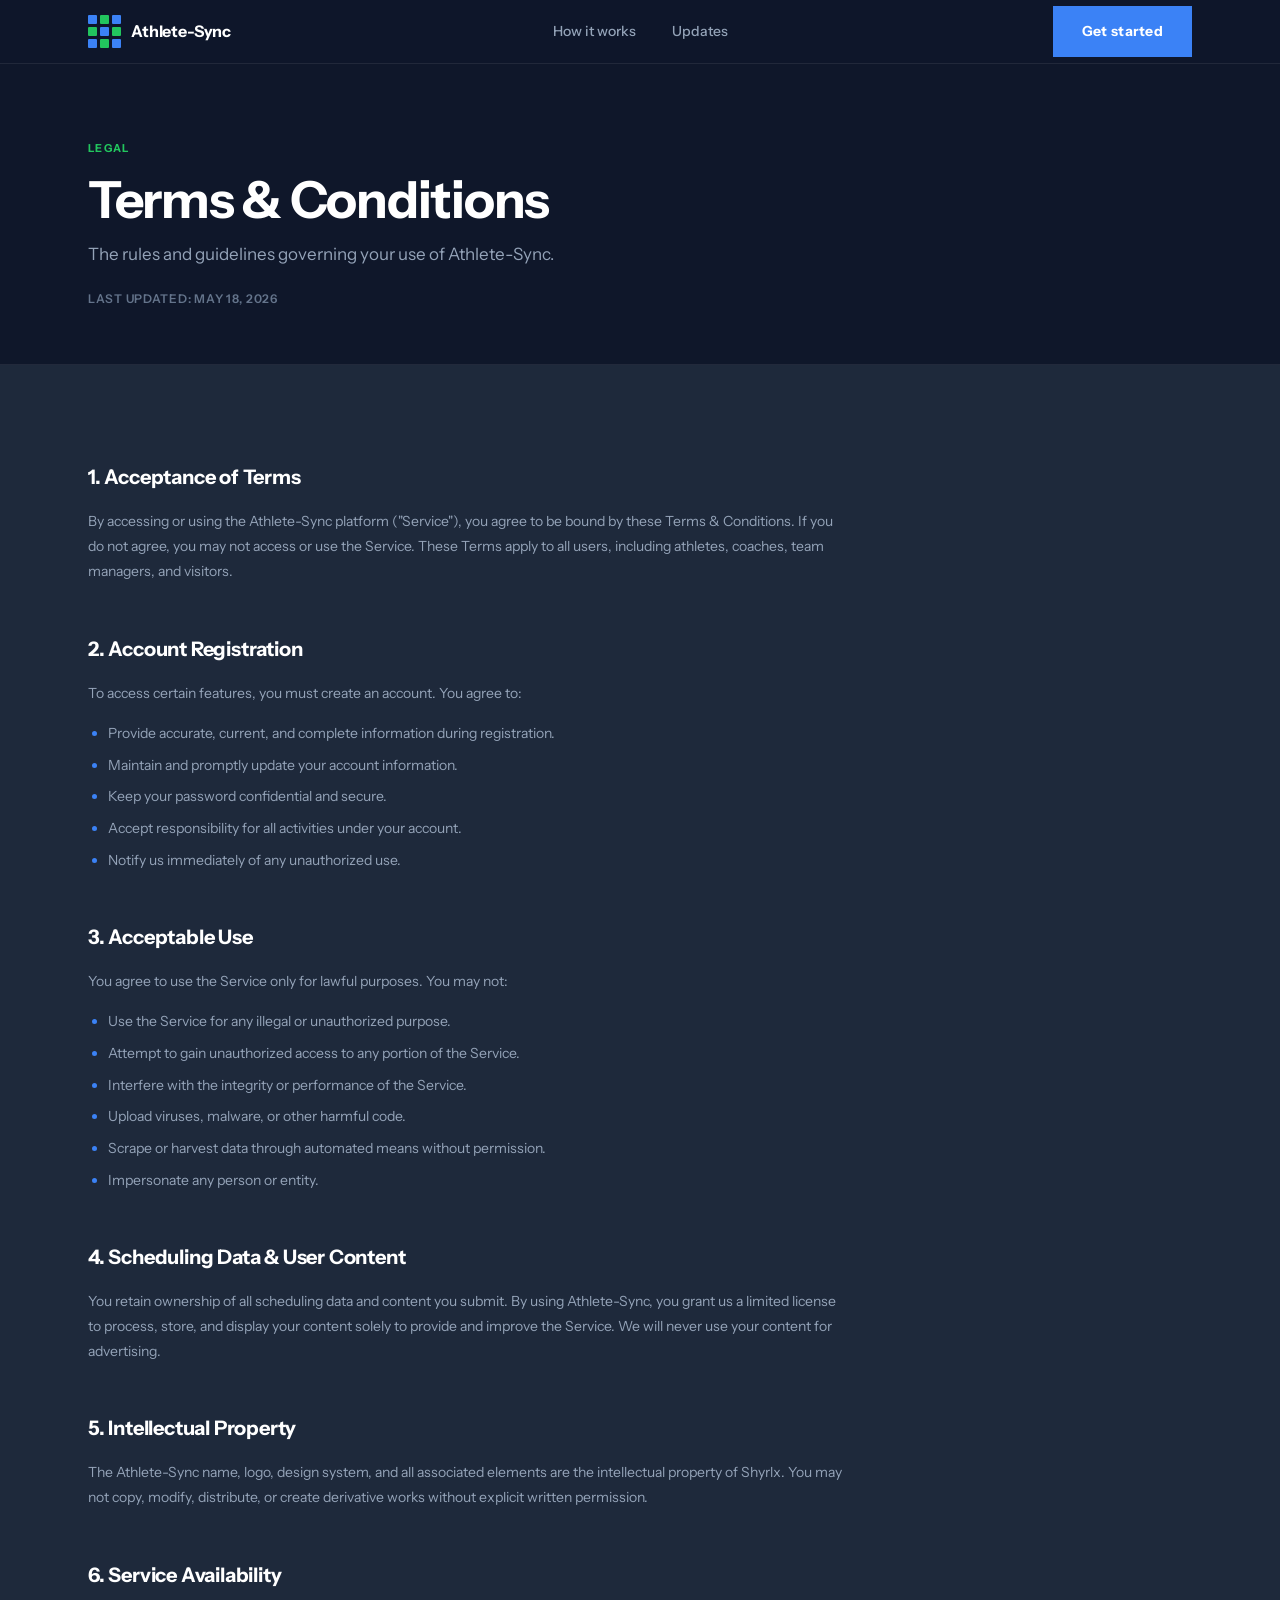
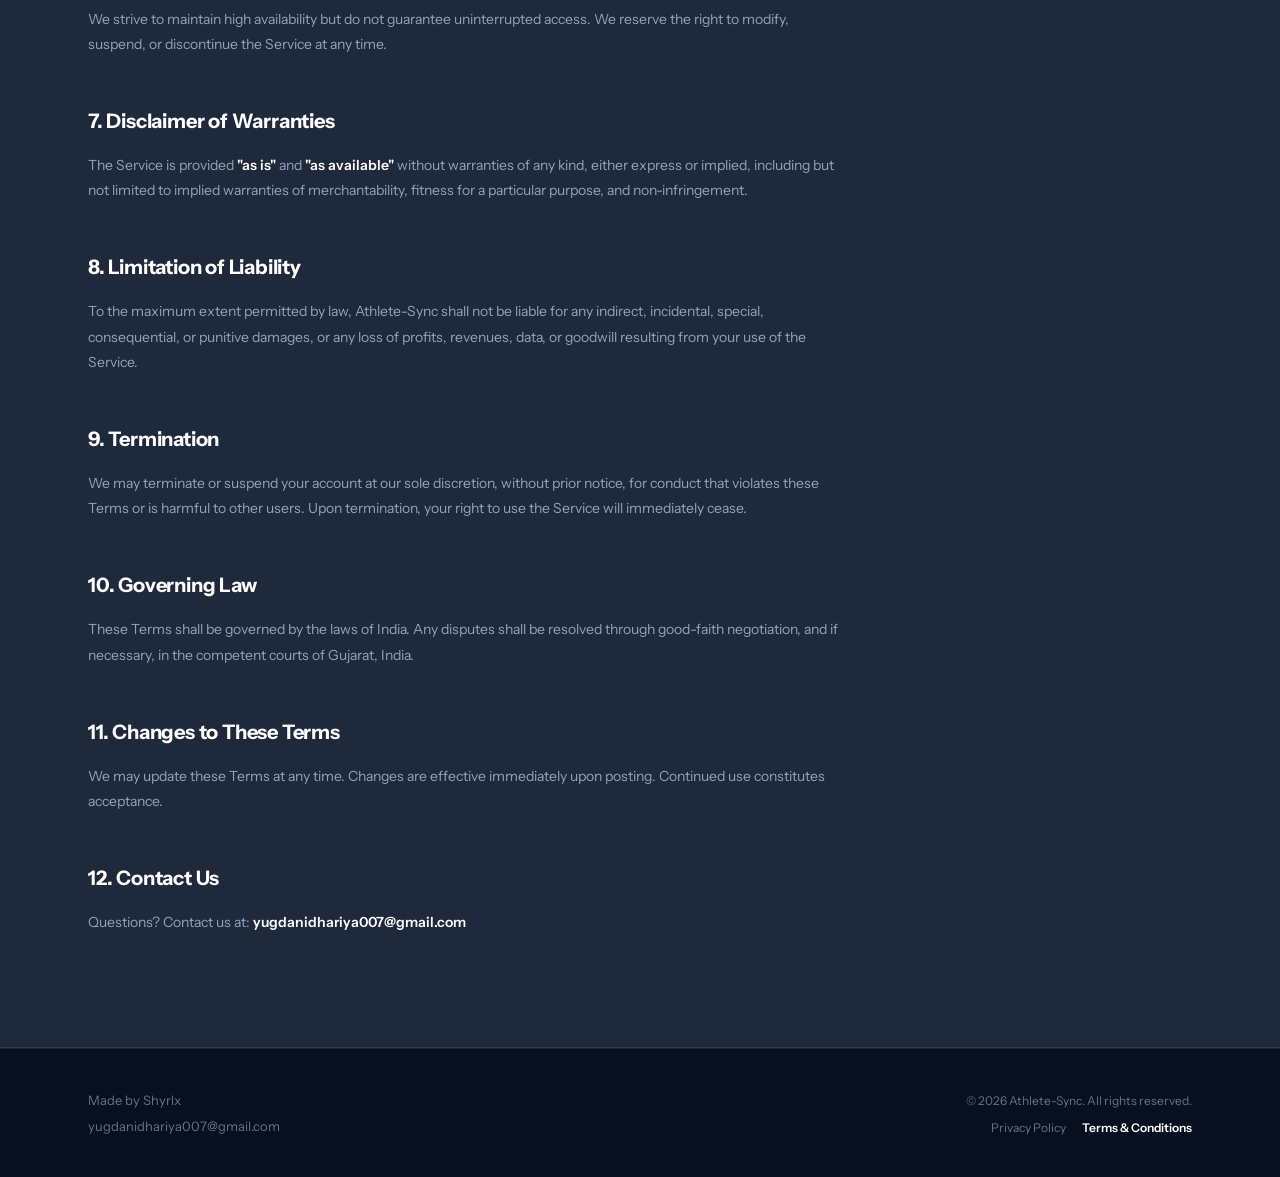
<file: terms.html>
<!DOCTYPE html>
<html lang="en">
<head>
<meta charset="UTF-8">
<meta name="viewport" content="width=device-width, initial-scale=1.0">
<meta name="description" content="Athlete-Sync Terms & Conditions — rules governing your use of our platform.">
<title>Terms & Conditions | Athlete-Sync</title>
<link rel="stylesheet" href="style.css">
<style>
.legal-hero{padding:calc(var(--nav-h) + 64px) 0 56px;background:var(--bg);border-bottom:1px solid var(--bdr)}
.legal-hero h1{margin-top:14px;max-width:600px}
.legal-hero p{margin-top:12px;max-width:520px}
.legal-content{background:var(--surf);padding:var(--sp) 0;border-bottom:1px solid var(--bdr)}
.legal-body{max-width:760px}
.legal-body h2{font-size:20px;font-weight:700;color:#fff;margin:48px 0 16px;letter-spacing:-.01em}
.legal-body h2:first-child{margin-top:0}
.legal-body p{font-size:14px;color:var(--txt2);line-height:1.8;margin-bottom:16px}
.legal-body ul{margin:12px 0 20px 20px;display:flex;flex-direction:column;gap:8px}
.legal-body li{font-size:14px;color:var(--txt2);line-height:1.7;list-style:disc}
.legal-body li::marker{color:var(--blue)}
.legal-body strong{color:#fff;font-weight:600}
.legal-updated{font-size:12px;color:var(--txt3);letter-spacing:.06em;text-transform:uppercase;font-weight:600}
</style>
</head>
<body>

<nav class="nav">
  <div class="nav-in">
    <a href="./index.html" class="logo">
      <div class="logo-grid" aria-hidden="true"><span></span><span></span><span></span><span></span><span></span><span></span><span></span><span></span><span></span></div>
      <span class="logo-txt">Athlete-Sync</span>
    </a>
    <div class="nav-links">
      <a href="./how-it-works.html">How it works</a>
      <a href="./updates.html">Updates</a>
    </div>
    <div class="nav-r"><a href="./get-started.html" class="btn btn-p btn-sm">Get started</a></div>
    <button class="hmbg" id="hmbg" aria-label="Open menu"><span></span><span></span><span></span></button>
  </div>
</nav>
<div class="mob-menu" id="mob-menu">
  <a href="./how-it-works.html">How it works</a>
  <a href="./updates.html">Updates</a>
  <a href="./get-started.html" class="btn btn-p" style="margin-top:8px">Get started</a>
</div>

<section class="legal-hero">
  <div class="wrap">
    <p class="eye">Legal</p>
    <h1 class="d2">Terms & Conditions</h1>
    <p class="sub">The rules and guidelines governing your use of Athlete-Sync.</p>
    <p class="legal-updated" style="margin-top:20px">Last updated: May 18, 2026</p>
  </div>
</section>

<section class="legal-content">
  <div class="wrap">
    <div class="legal-body">

      <h2>1. Acceptance of Terms</h2>
      <p>By accessing or using the Athlete-Sync platform ("Service"), you agree to be bound by these Terms & Conditions. If you do not agree, you may not access or use the Service. These Terms apply to all users, including athletes, coaches, team managers, and visitors.</p>

      <h2>2. Account Registration</h2>
      <p>To access certain features, you must create an account. You agree to:</p>
      <ul>
        <li>Provide accurate, current, and complete information during registration.</li>
        <li>Maintain and promptly update your account information.</li>
        <li>Keep your password confidential and secure.</li>
        <li>Accept responsibility for all activities under your account.</li>
        <li>Notify us immediately of any unauthorized use.</li>
      </ul>

      <h2>3. Acceptable Use</h2>
      <p>You agree to use the Service only for lawful purposes. You may not:</p>
      <ul>
        <li>Use the Service for any illegal or unauthorized purpose.</li>
        <li>Attempt to gain unauthorized access to any portion of the Service.</li>
        <li>Interfere with the integrity or performance of the Service.</li>
        <li>Upload viruses, malware, or other harmful code.</li>
        <li>Scrape or harvest data through automated means without permission.</li>
        <li>Impersonate any person or entity.</li>
      </ul>

      <h2>4. Scheduling Data &amp; User Content</h2>
      <p>You retain ownership of all scheduling data and content you submit. By using Athlete-Sync, you grant us a limited license to process, store, and display your content solely to provide and improve the Service. We will never use your content for advertising.</p>

      <h2>5. Intellectual Property</h2>
      <p>The Athlete-Sync name, logo, design system, and all associated elements are the intellectual property of Shyrlx. You may not copy, modify, distribute, or create derivative works without explicit written permission.</p>

      <h2>6. Service Availability</h2>
      <p>We strive to maintain high availability but do not guarantee uninterrupted access. We reserve the right to modify, suspend, or discontinue the Service at any time.</p>

      <h2>7. Disclaimer of Warranties</h2>
      <p>The Service is provided <strong>"as is"</strong> and <strong>"as available"</strong> without warranties of any kind, either express or implied, including but not limited to implied warranties of merchantability, fitness for a particular purpose, and non-infringement.</p>

      <h2>8. Limitation of Liability</h2>
      <p>To the maximum extent permitted by law, Athlete-Sync shall not be liable for any indirect, incidental, special, consequential, or punitive damages, or any loss of profits, revenues, data, or goodwill resulting from your use of the Service.</p>

      <h2>9. Termination</h2>
      <p>We may terminate or suspend your account at our sole discretion, without prior notice, for conduct that violates these Terms or is harmful to other users. Upon termination, your right to use the Service will immediately cease.</p>

      <h2>10. Governing Law</h2>
      <p>These Terms shall be governed by the laws of India. Any disputes shall be resolved through good-faith negotiation, and if necessary, in the competent courts of Gujarat, India.</p>

      <h2>11. Changes to These Terms</h2>
      <p>We may update these Terms at any time. Changes are effective immediately upon posting. Continued use constitutes acceptance.</p>

      <h2>12. Contact Us</h2>
      <p>Questions? Contact us at: <strong>yugdanidhariya007@gmail.com</strong></p>

    </div>
  </div>
</section>

<footer class="footer">
  <div class="foot-in">
    <div class="foot-l">
      <span>Made by Shyrlx</span>
      <span>yugdanidhariya007@gmail.com</span>
    </div>
    <div class="foot-r" style="display:flex;flex-direction:column;align-items:flex-end;gap:8px">
      <span>&copy; 2026 Athlete-Sync. All rights reserved.</span>
      <div style="display:flex;gap:16px">
        <a href="./privacy.html" style="font-size:12px;color:var(--txt3);transition:color .2s" onmouseover="this.style.color='#fff'" onmouseout="this.style.color='var(--txt3)'">Privacy Policy</a>
        <a href="./terms.html" style="font-size:12px;color:#fff;font-weight:600">Terms & Conditions</a>
      </div>
    </div>
  </div>
</footer>

<script>
  const hmbg=document.getElementById('hmbg'),mob=document.getElementById('mob-menu');
  hmbg.addEventListener('click',()=>{mob.classList.toggle('open');const s=hmbg.querySelectorAll('span');mob.classList.contains('open')?(s[0].style.cssText='transform:rotate(45deg) translate(5px,5px)',s[1].style.opacity='0',s[2].style.cssText='transform:rotate(-45deg) translate(5px,-5px)'):(s[0].style.cssText='',s[1].style.opacity='',s[2].style.cssText='')});
</script>
</body>
</html>
</file>
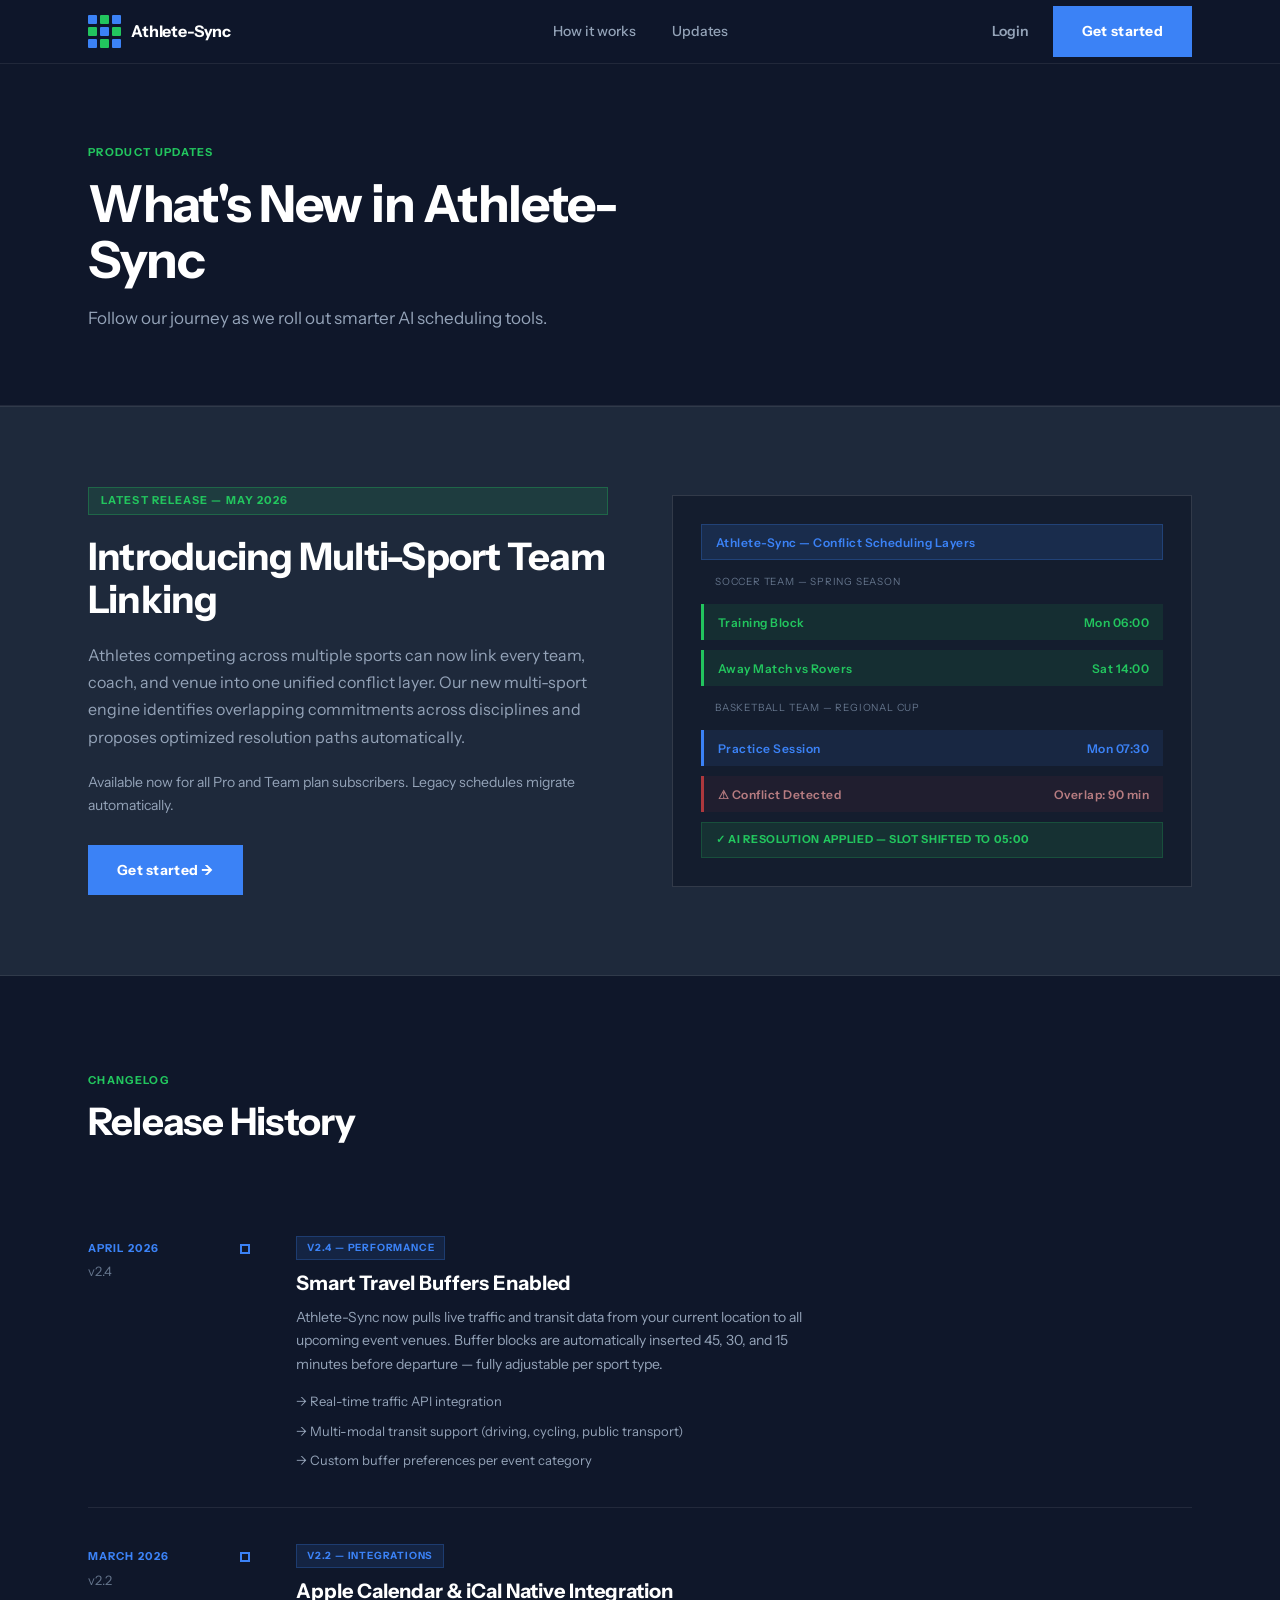
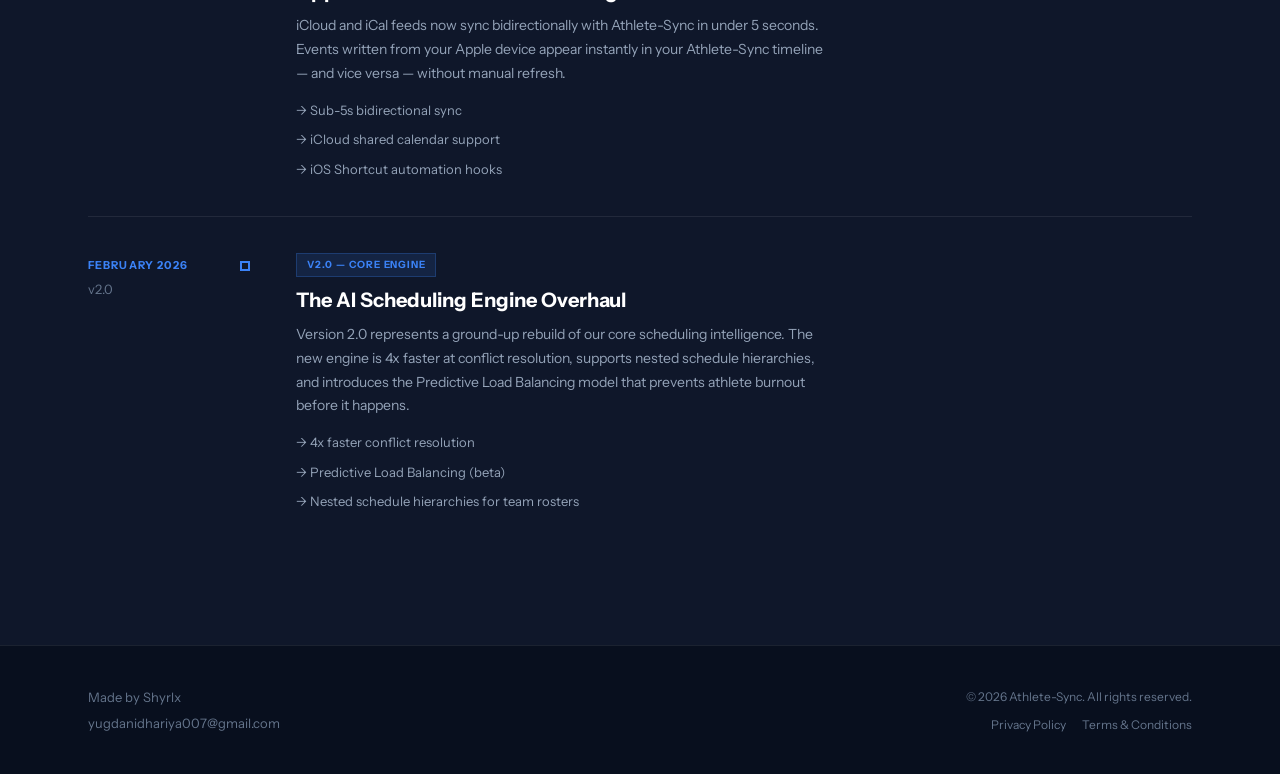
<file: updates.html>
<!DOCTYPE html>
<html lang="en">
<head>
<meta charset="UTF-8">
<meta name="viewport" content="width=device-width, initial-scale=1.0">
<meta name="description" content="What's new in Athlete-Sync — follow our journey as we roll out smarter AI scheduling tools.">
<title>Updates | Athlete-Sync</title>
<link rel="stylesheet" href="style.css">
<style>
/* ── UPDATES PAGE STYLES ── */

.upd-hero{padding:calc(var(--nav-h) + 64px) 0 72px;background:var(--bg);border-bottom:1px solid var(--bdr)}
.upd-hero h1{margin-top:14px;max-width:600px}
.upd-hero p{margin-top:16px;max-width:520px}

/* Spotlight */
.spotlight{background:var(--surf);border-top:1px solid var(--bdr);border-bottom:1px solid var(--bdr);padding:80px 0}
.spot-grid{display:grid;grid-template-columns:1fr 1fr;gap:64px;align-items:center}
.spot-left{display:flex;flex-direction:column;gap:20px}
.spot-right{background:var(--card);border:1px solid var(--bdr2);padding:0;overflow:hidden;min-height:340px;position:relative;display:flex;align-items:center;justify-content:center}
.spot-ui-mock{width:100%;padding:28px;display:flex;flex-direction:column;gap:10px}
.mock-bar{height:36px;border-radius:0;display:flex;align-items:center;padding:0 14px;font-size:12px;font-weight:600;letter-spacing:.04em}
.mock-bar-head{background:rgba(59,130,246,.15);border:1px solid rgba(59,130,246,.25);color:var(--blue)}
.mock-event{background:rgba(34,197,94,.1);border-left:3px solid var(--green);color:var(--green);justify-content:space-between}
.mock-event-2{background:rgba(59,130,246,.1);border-left:3px solid var(--blue);color:var(--blue);justify-content:space-between}
.mock-conflict{background:rgba(239,68,68,.08);border-left:3px solid #ef4444;color:#fca5a5;justify-content:space-between;opacity:.7}
.mock-label{font-size:10px;color:var(--txt3);letter-spacing:.08em;text-transform:uppercase;padding:4px 14px}
.mock-resolve{background:rgba(34,197,94,.12);border:1px solid rgba(34,197,94,.2);color:var(--green);font-size:11px;letter-spacing:.06em;padding:8px 14px;text-transform:uppercase;font-weight:700}

/* Timeline */
.timeline-section{background:var(--bg);padding:var(--sp) 0}
.timeline-header{margin-bottom:56px}
.tl-stack{display:flex;flex-direction:column;gap:0}
.tl-item{display:grid;grid-template-columns:160px 1fr;gap:48px;padding:36px 0;border-bottom:1px solid var(--bdr);position:relative}
.tl-item:last-child{border-bottom:none}
.tl-date{display:flex;flex-direction:column;gap:4px;padding-top:4px}
.tl-month{font-size:11px;font-weight:700;letter-spacing:.1em;text-transform:uppercase;color:var(--blue)}
.tl-year{font-size:13px;color:var(--txt3)}
.tl-dot{position:absolute;left:152px;top:44px;width:10px;height:10px;border:2px solid var(--blue);background:var(--bg)}
.tl-content{display:flex;flex-direction:column;gap:10px}
.tl-tag{display:inline-block;padding:3px 10px;background:rgba(59,130,246,.12);border:1px solid rgba(59,130,246,.25);color:var(--blue);font-size:10px;font-weight:700;letter-spacing:.08em;text-transform:uppercase;width:fit-content}
.tl-title{font-size:20px;font-weight:700;color:#fff;line-height:1.3}
.tl-desc{font-size:14px;color:var(--txt2);line-height:1.7;max-width:540px}

/* Newsletter removed */

@media(max-width:768px){
  .spot-grid{grid-template-columns:1fr;gap:36px}
  .tl-item{grid-template-columns:1fr;gap:12px}
  .tl-dot{display:none}
  .tl-date{flex-direction:row;gap:8px;align-items:center}
}
</style>
</head>
<body>

<!-- NAV -->
<nav class="nav">
  <div class="nav-in">
    <a href="./index.html" class="logo">
      <div class="logo-grid" aria-hidden="true">
        <span></span><span></span><span></span>
        <span></span><span></span><span></span>
        <span></span><span></span><span></span>
      </div>
      <span class="logo-txt">Athlete-Sync</span>
    </a>
    <div class="nav-links">
      <a href="./how-it-works.html">How it works</a>
      <a href="./updates.html">Updates</a>
    </div>
    <div class="nav-r" style="display:flex;align-items:center;gap:24px;">
      <a href="./login.html" style="font-size:14px;font-weight:600;color:var(--txt2);transition:color .2s" onmouseover="this.style.color='#fff'" onmouseout="this.style.color='var(--txt2)'">Login</a>
      <a href="./get-started.html" class="btn btn-p btn-sm">Get started</a>
    </div>
    <button class="hmbg" id="hmbg" aria-label="Open menu">
      <span></span><span></span><span></span>
    </button>
  </div>
</nav>
<div class="mob-menu" id="mob-menu">
  <a href="./how-it-works.html">How it works</a>
  <a href="./updates.html">Updates</a>
  <a href="./login.html" style="font-size:16px;font-weight:600;color:var(--txt2);padding:10px 0;border-bottom:1px solid var(--bdr)">Login</a>
  <a href="./get-started.html" class="btn btn-p" style="margin-top:8px">Get started</a>
</div>

<!-- HEADER -->
<section class="upd-hero">
  <div class="wrap">
    <p class="eye">Product Updates</p>
    <h1 class="d2 upd-hero-h1">What's New in Athlete-Sync</h1>
    <p class="sub">Follow our journey as we roll out smarter AI scheduling tools.</p>
  </div>
</section>

<!-- SPOTLIGHT -->
<section class="spotlight">
  <div class="wrap">
    <div class="spot-grid">
      <div class="spot-left">
        <span class="tag">Latest Release &mdash; May 2026</span>
        <h2 class="d3">Introducing Multi-Sport Team Linking</h2>
        <p class="sub" style="font-size:16px">Athletes competing across multiple sports can now link every team, coach, and venue into one unified conflict layer. Our new multi-sport engine identifies overlapping commitments across disciplines and proposes optimized resolution paths automatically.</p>
        <p class="sm">Available now for all Pro and Team plan subscribers. Legacy schedules migrate automatically.</p>
        <div style="margin-top:8px">
          <a href="./get-started.html" class="btn btn-p">Get started &rarr;</a>
        </div>
      </div>
      <div class="spot-right">
        <div class="spot-ui-mock">
          <div class="mock-bar mock-bar-head">Athlete-Sync &mdash; Conflict Scheduling Layers</div>
          <div class="mock-label">Soccer Team — Spring Season</div>
          <div class="mock-bar mock-event"><span>Training Block</span><span>Mon 06:00</span></div>
          <div class="mock-bar mock-event"><span>Away Match vs Rovers</span><span>Sat 14:00</span></div>
          <div class="mock-label">Basketball Team — Regional Cup</div>
          <div class="mock-bar mock-event-2"><span>Practice Session</span><span>Mon 07:30</span></div>
          <div class="mock-bar mock-conflict"><span>⚠ Conflict Detected</span><span>Overlap: 90 min</span></div>
          <div class="mock-resolve">✓ AI Resolution Applied &mdash; Slot shifted to 05:00</div>
        </div>
      </div>
    </div>
  </div>
</section>

<!-- TIMELINE -->
<section class="timeline-section">
  <div class="wrap">
    <div class="timeline-header">
      <p class="eye" style="margin-bottom:10px">Changelog</p>
      <h2 class="d3">Release History</h2>
    </div>
    <div class="tl-stack">

      <div class="tl-item">
        <div class="tl-date">
          <span class="tl-month">April 2026</span>
          <span class="tl-year">v2.4</span>
        </div>
        <div class="tl-dot"></div>
        <div class="tl-content">
          <span class="tl-tag">v2.4 &mdash; Performance</span>
          <h3 class="tl-title">Smart Travel Buffers Enabled</h3>
          <p class="tl-desc">Athlete-Sync now pulls live traffic and transit data from your current location to all upcoming event venues. Buffer blocks are automatically inserted 45, 30, and 15 minutes before departure — fully adjustable per sport type.</p>
          <ul class="col" style="gap:8px;margin-top:4px">
            <li class="sm" style="font-size:13px">&rarr; Real-time traffic API integration</li>
            <li class="sm" style="font-size:13px">&rarr; Multi-modal transit support (driving, cycling, public transport)</li>
            <li class="sm" style="font-size:13px">&rarr; Custom buffer preferences per event category</li>
          </ul>
        </div>
      </div>

      <div class="tl-item">
        <div class="tl-date">
          <span class="tl-month">March 2026</span>
          <span class="tl-year">v2.2</span>
        </div>
        <div class="tl-dot"></div>
        <div class="tl-content">
          <span class="tl-tag">v2.2 &mdash; Integrations</span>
          <h3 class="tl-title">Apple Calendar &amp; iCal Native Integration</h3>
          <p class="tl-desc">iCloud and iCal feeds now sync bidirectionally with Athlete-Sync in under 5 seconds. Events written from your Apple device appear instantly in your Athlete-Sync timeline — and vice versa — without manual refresh.</p>
          <ul class="col" style="gap:8px;margin-top:4px">
            <li class="sm" style="font-size:13px">&rarr; Sub-5s bidirectional sync</li>
            <li class="sm" style="font-size:13px">&rarr; iCloud shared calendar support</li>
            <li class="sm" style="font-size:13px">&rarr; iOS Shortcut automation hooks</li>
          </ul>
        </div>
      </div>

      <div class="tl-item">
        <div class="tl-date">
          <span class="tl-month">February 2026</span>
          <span class="tl-year">v2.0</span>
        </div>
        <div class="tl-dot"></div>
        <div class="tl-content">
          <span class="tl-tag">v2.0 &mdash; Core Engine</span>
          <h3 class="tl-title">The AI Scheduling Engine Overhaul</h3>
          <p class="tl-desc">Version 2.0 represents a ground-up rebuild of our core scheduling intelligence. The new engine is 4x faster at conflict resolution, supports nested schedule hierarchies, and introduces the Predictive Load Balancing model that prevents athlete burnout before it happens.</p>
          <ul class="col" style="gap:8px;margin-top:4px">
            <li class="sm" style="font-size:13px">&rarr; 4x faster conflict resolution</li>
            <li class="sm" style="font-size:13px">&rarr; Predictive Load Balancing (beta)</li>
            <li class="sm" style="font-size:13px">&rarr; Nested schedule hierarchies for team rosters</li>
          </ul>
        </div>
      </div>

    </div>
  </div>
</section>

<!-- Newsletter section removed -->

<!-- FOOTER -->
<footer class="footer">
  <div class="foot-in">
    <div class="foot-l">
      <span>Made by Shyrlx</span>
      <span>yugdanidhariya007@gmail.com</span>
    </div>
    <div class="foot-r" style="display:flex;flex-direction:column;align-items:flex-end;gap:8px">
      <span>&copy; 2026 Athlete-Sync. All rights reserved.</span>
      <div style="display:flex;gap:16px">
        <a href="./privacy.html" style="font-size:12px;color:var(--txt3);transition:color .2s" onmouseover="this.style.color='#fff'" onmouseout="this.style.color='var(--txt3)'">Privacy Policy</a>
        <a href="./terms.html" style="font-size:12px;color:var(--txt3);transition:color .2s" onmouseover="this.style.color='#fff'" onmouseout="this.style.color='var(--txt3)'">Terms & Conditions</a>
      </div>
    </div>
  </div>
</footer>

<script>
  const hmbg = document.getElementById('hmbg');
  const mob = document.getElementById('mob-menu');
  hmbg.addEventListener('click', () => {
    mob.classList.toggle('open');
    const spans = hmbg.querySelectorAll('span');
    mob.classList.contains('open')
      ? (spans[0].style.cssText='transform:rotate(45deg) translate(5px,5px)',spans[1].style.opacity='0',spans[2].style.cssText='transform:rotate(-45deg) translate(5px,-5px)')
      : (spans[0].style.cssText='',spans[1].style.opacity='',spans[2].style.cssText='');
  });
</script>
</body>
</html>
</file>
<file: style.css>
@import url('https://fonts.googleapis.com/css2?family=Instrument+Sans:ital,wdth,wght@0,75..100,400..700;1,75..100,400..700&display=swap');

*,*::before,*::after{box-sizing:border-box;margin:0;padding:0}
html{scroll-behavior:smooth}
body{font-family:'Instrument Sans',sans-serif;background:#0f172a;color:#fff;line-height:1.6;-webkit-font-smoothing:antialiased}
img{display:block;max-width:100%}
a{text-decoration:none;color:inherit}
button{cursor:pointer;font-family:inherit}
ul{list-style:none}

:root{
  --bg:#0f172a;--surf:#1e293b;--card:#141d2e;--elev:#080f1e;
  --bdr:rgba(255,255,255,.08);--bdr2:rgba(255,255,255,.13);
  --txt:#fff;--txt2:#94a3b8;--txt3:#64748b;
  --blue:#3b82f6;--green:#22c55e;
  --blue-h:#60a5fa;--green-h:#4ade80;
  --nav-h:64px;--mw:1200px;--sp:96px;
}

/* Layout */
.wrap{max-width:var(--mw);margin:0 auto;padding:0 48px}
.sec{padding:var(--sp) 0}
.g2{display:grid;grid-template-columns:1fr 1fr;gap:64px;align-items:center}
.g3{display:grid;grid-template-columns:repeat(3,1fr);gap:24px}
.g4{display:grid;grid-template-columns:repeat(4,1fr);gap:16px}
.tc{text-align:center}
.col{display:flex;flex-direction:column}
.row{display:flex;align-items:center}
.between{justify-content:space-between}
.center{justify-content:center}

/* Typography */
.eye{font-size:11px;font-weight:700;letter-spacing:.12em;text-transform:uppercase;color:var(--green)}
.d1{font-size:clamp(40px,6vw,72px);font-weight:800;line-height:1.05;letter-spacing:-.03em}
.d2{font-size:clamp(30px,4vw,52px);font-weight:800;line-height:1.1;letter-spacing:-.025em}
.d3{font-size:clamp(24px,3vw,38px);font-weight:700;line-height:1.15;letter-spacing:-.02em}
.h4{font-size:clamp(18px,2vw,24px);font-weight:700;line-height:1.3}
.sub{font-size:17px;color:var(--txt2);line-height:1.7}
.sm{font-size:14px;color:var(--txt2);line-height:1.65}
.caps{font-size:11px;font-weight:700;letter-spacing:.1em;text-transform:uppercase;color:var(--txt3)}
.stat{font-size:clamp(44px,6vw,68px);font-weight:900;letter-spacing:-.04em;line-height:1}

/* Buttons */
.btn{display:inline-flex;align-items:center;gap:8px;padding:13px 28px;font-family:inherit;font-size:14px;font-weight:700;letter-spacing:.02em;border:none;border-radius:0;transition:all .2s;white-space:nowrap}
.btn-p{background:var(--blue);color:#fff;border:1.5px solid var(--blue)}
.btn-p:hover{background:var(--blue-h);border-color:var(--blue-h);transform:translateY(-1px)}
.btn-o{background:transparent;color:#fff;border:1.5px solid rgba(255,255,255,.25)}
.btn-o:hover{border-color:rgba(255,255,255,.6);background:rgba(255,255,255,.04)}
.btn-lg{padding:16px 40px;font-size:15px}
.btn-full{width:100%;justify-content:center}

/* Nav */
.nav{position:fixed;top:0;left:0;right:0;z-index:100;height:var(--nav-h);background:rgba(15,23,42,.93);backdrop-filter:blur(12px);border-bottom:1px solid var(--bdr)}
.nav-in{display:grid;grid-template-columns:1fr auto 1fr;align-items:center;height:100%;max-width:var(--mw);margin:0 auto;padding:0 48px}
.logo{display:flex;align-items:center;gap:10px}
.logo-grid{width:33px;height:33px;display:grid;grid-template-columns:repeat(3,1fr);gap:3px}
.logo-grid span{display:block;border-radius:1px;transition:background .2s}
.logo-grid span:nth-child(odd){background:var(--blue)}
.logo-grid span:nth-child(even){background:var(--green)}
.logo-txt{font-size:16px;font-weight:700;letter-spacing:-.01em}
.nav-links{display:flex;align-items:center;gap:36px}
.nav-links a{font-size:14px;font-weight:500;color:var(--txt2);transition:color .2s;position:relative}
.nav-links a::after{content:'';position:absolute;bottom:-4px;left:0;width:0;height:1.5px;background:var(--blue);transition:width .2s}
.nav-links a:hover,.nav-links a.active{color:#fff}
.nav-links a:hover::after,.nav-links a.active::after{width:100%}
.nav-r{display:flex;justify-content:flex-end}
.hmbg{display:none;flex-direction:column;gap:5px;background:none;border:none;padding:4px;cursor:pointer}
.hmbg span{display:block;width:22px;height:2px;background:#fff;transition:all .3s}
.mob-menu{display:none;position:fixed;top:var(--nav-h);left:0;right:0;background:rgba(8,15,30,.98);backdrop-filter:blur(16px);border-bottom:1px solid var(--bdr);padding:24px 24px 32px;flex-direction:column;gap:20px;z-index:99}
.mob-menu.open{display:flex}
.mob-menu a{font-size:16px;font-weight:600;color:var(--txt2);padding:10px 0;border-bottom:1px solid var(--bdr)}
.mob-menu a:hover{color:#fff}

/* Cards */
.card{background:var(--card);border:1px solid var(--bdr);padding:32px;transition:border-color .2s,transform .2s}
.card:hover{border-color:var(--bdr2);transform:translateY(-2px)}

/* Footer */
.footer{background:var(--elev);border-top:1px solid var(--bdr);padding:40px 0}
.foot-in{max-width:var(--mw);margin:0 auto;padding:0 48px;display:flex;align-items:flex-end;justify-content:space-between}
.foot-l{display:flex;flex-direction:column;gap:4px}
.foot-l span{font-size:13px;color:var(--txt3);line-height:1.7}
.foot-r{font-size:12px;color:var(--txt3)}

/* Misc */
.tag{display:inline-block;padding:4px 12px;background:rgba(34,197,94,.12);border:1px solid rgba(34,197,94,.3);color:var(--green);font-size:11px;font-weight:700;letter-spacing:.1em;text-transform:uppercase}
.check-icon{width:20px;height:20px;background:rgba(34,197,94,.15);border:1px solid rgba(34,197,94,.4);display:flex;align-items:center;justify-content:center;flex-shrink:0}
.check-icon svg{width:11px;height:11px}
.accent-bar{width:40px;height:3px;background:var(--green);margin-bottom:20px}
.page-top{padding-top:var(--nav-h)}

/* Responsive */
@media(max-width:768px){
  .wrap{padding:0 20px}
  .nav-in{grid-template-columns:1fr auto;padding:0 20px}
  .nav-links,.nav-r .btn{display:none}
  .hmbg{display:flex}
  .g2{grid-template-columns:1fr;gap:32px}
  .g3{grid-template-columns:1fr;gap:16px}
  .g4{grid-template-columns:1fr 1fr;gap:12px}
  .foot-in{flex-direction:column;align-items:flex-start;gap:16px;padding:0 20px}
  :root{--sp:56px}
}
@media(max-width:480px){
  .g4{grid-template-columns:1fr}
}
</file>
<file: css/style.css>
@import url('https://fonts.googleapis.com/css2?family=Instrument+Sans:ital,wdth,wght@0,75..100,400..700;1,75..100,400..700&display=swap');

*,*::before,*::after{box-sizing:border-box;margin:0;padding:0}
html{scroll-behavior:smooth}
body{font-family:'Instrument Sans',sans-serif;background:#0f172a;color:#fff;line-height:1.6;-webkit-font-smoothing:antialiased}
img{display:block;max-width:100%}
a{text-decoration:none;color:inherit}
button{cursor:pointer;font-family:inherit}
ul{list-style:none}

:root{
  --bg:#0f172a;--surf:#1e293b;--card:#141d2e;--elev:#080f1e;
  --bdr:rgba(255,255,255,.08);--bdr2:rgba(255,255,255,.13);
  --txt:#fff;--txt2:#94a3b8;--txt3:#64748b;
  --blue:#3b82f6;--green:#22c55e;
  --blue-h:#60a5fa;--green-h:#4ade80;
  --nav-h:64px;--mw:1200px;--sp:96px;
}

/* Layout */
.wrap{max-width:var(--mw);margin:0 auto;padding:0 48px}
.sec{padding:var(--sp) 0}
.g2{display:grid;grid-template-columns:1fr 1fr;gap:64px;align-items:center}
.g3{display:grid;grid-template-columns:repeat(3,1fr);gap:24px}
.g4{display:grid;grid-template-columns:repeat(4,1fr);gap:16px}
.tc{text-align:center}
.col{display:flex;flex-direction:column}
.row{display:flex;align-items:center}
.between{justify-content:space-between}
.center{justify-content:center}

/* Typography */
.eye{font-size:11px;font-weight:700;letter-spacing:.12em;text-transform:uppercase;color:var(--green)}
.d1{font-size:clamp(40px,6vw,72px);font-weight:800;line-height:1.05;letter-spacing:-.03em}
.d2{font-size:clamp(30px,4vw,52px);font-weight:800;line-height:1.1;letter-spacing:-.025em}
.d3{font-size:clamp(24px,3vw,38px);font-weight:700;line-height:1.15;letter-spacing:-.02em}
.h4{font-size:clamp(18px,2vw,24px);font-weight:700;line-height:1.3}
.sub{font-size:17px;color:var(--txt2);line-height:1.7}
.sm{font-size:14px;color:var(--txt2);line-height:1.65}
.caps{font-size:11px;font-weight:700;letter-spacing:.1em;text-transform:uppercase;color:var(--txt3)}
.stat{font-size:clamp(44px,6vw,68px);font-weight:900;letter-spacing:-.04em;line-height:1}

/* Buttons */
.btn{display:inline-flex;align-items:center;gap:8px;padding:13px 28px;font-family:inherit;font-size:14px;font-weight:700;letter-spacing:.02em;border:none;border-radius:0;transition:all .2s;white-space:nowrap}
.btn-p{background:var(--blue);color:#fff;border:1.5px solid var(--blue)}
.btn-p:hover{background:var(--blue-h);border-color:var(--blue-h);transform:translateY(-1px)}
.btn-o{background:transparent;color:#fff;border:1.5px solid rgba(255,255,255,.25)}
.btn-o:hover{border-color:rgba(255,255,255,.6);background:rgba(255,255,255,.04)}
.btn-lg{padding:16px 40px;font-size:15px}
.btn-full{width:100%;justify-content:center}

/* Nav */
.nav{position:fixed;top:0;left:0;right:0;z-index:100;height:var(--nav-h);background:rgba(15,23,42,.93);backdrop-filter:blur(12px);border-bottom:1px solid var(--bdr)}
.nav-in{display:grid;grid-template-columns:1fr auto 1fr;align-items:center;height:100%;max-width:var(--mw);margin:0 auto;padding:0 48px}
.logo{display:flex;align-items:center;gap:10px}
.logo-grid{width:33px;height:33px;display:grid;grid-template-columns:repeat(3,1fr);gap:3px}
.logo-grid span{display:block;border-radius:1px;transition:background .2s}
.logo-grid span:nth-child(odd){background:var(--blue)}
.logo-grid span:nth-child(even){background:var(--green)}
.logo-txt{font-size:16px;font-weight:700;letter-spacing:-.01em}
.nav-links{display:flex;align-items:center;gap:36px}
.nav-links a{font-size:14px;font-weight:500;color:var(--txt2);transition:color .2s;position:relative}
.nav-links a::after{content:'';position:absolute;bottom:-4px;left:0;width:0;height:1.5px;background:var(--blue);transition:width .2s}
.nav-links a:hover,.nav-links a.active{color:#fff}
.nav-links a:hover::after,.nav-links a.active::after{width:100%}
.nav-r{display:flex;justify-content:flex-end}
.hmbg{display:none;flex-direction:column;gap:5px;background:none;border:none;padding:4px;cursor:pointer}
.hmbg span{display:block;width:22px;height:2px;background:#fff;transition:all .3s}
.mob-menu{display:none;position:fixed;top:var(--nav-h);left:0;right:0;background:rgba(8,15,30,.98);backdrop-filter:blur(16px);border-bottom:1px solid var(--bdr);padding:24px 24px 32px;flex-direction:column;gap:20px;z-index:99}
.mob-menu.open{display:flex}
.mob-menu a{font-size:16px;font-weight:600;color:var(--txt2);padding:10px 0;border-bottom:1px solid var(--bdr)}
.mob-menu a:hover{color:#fff}

/* Cards */
.card{background:var(--card);border:1px solid var(--bdr);padding:32px;transition:border-color .2s,transform .2s}
.card:hover{border-color:var(--bdr2);transform:translateY(-2px)}

/* Footer */
.footer{background:var(--elev);border-top:1px solid var(--bdr);padding:40px 0}
.foot-in{max-width:var(--mw);margin:0 auto;padding:0 48px;display:flex;align-items:flex-end;justify-content:space-between}
.foot-l{display:flex;flex-direction:column;gap:4px}
.foot-l span{font-size:13px;color:var(--txt3);line-height:1.7}
.foot-r{font-size:12px;color:var(--txt3)}

/* Misc */
.tag{display:inline-block;padding:4px 12px;background:rgba(34,197,94,.12);border:1px solid rgba(34,197,94,.3);color:var(--green);font-size:11px;font-weight:700;letter-spacing:.1em;text-transform:uppercase}
.check-icon{width:20px;height:20px;background:rgba(34,197,94,.15);border:1px solid rgba(34,197,94,.4);display:flex;align-items:center;justify-content:center;flex-shrink:0}
.check-icon svg{width:11px;height:11px}
.accent-bar{width:40px;height:3px;background:var(--green);margin-bottom:20px}
.page-top{padding-top:var(--nav-h)}

/* Responsive */
@media(max-width:768px){
  .wrap{padding:0 20px}
  .nav-in{grid-template-columns:1fr auto;padding:0 20px}
  .nav-links,.nav-r .btn{display:none}
  .hmbg{display:flex}
  .g2{grid-template-columns:1fr;gap:32px}
  .g3{grid-template-columns:1fr;gap:16px}
  .g4{grid-template-columns:1fr 1fr;gap:12px}
  .foot-in{flex-direction:column;align-items:flex-start;gap:16px;padding:0 20px}
  :root{--sp:56px}
}
@media(max-width:480px){
  .g4{grid-template-columns:1fr}
}
</file>
